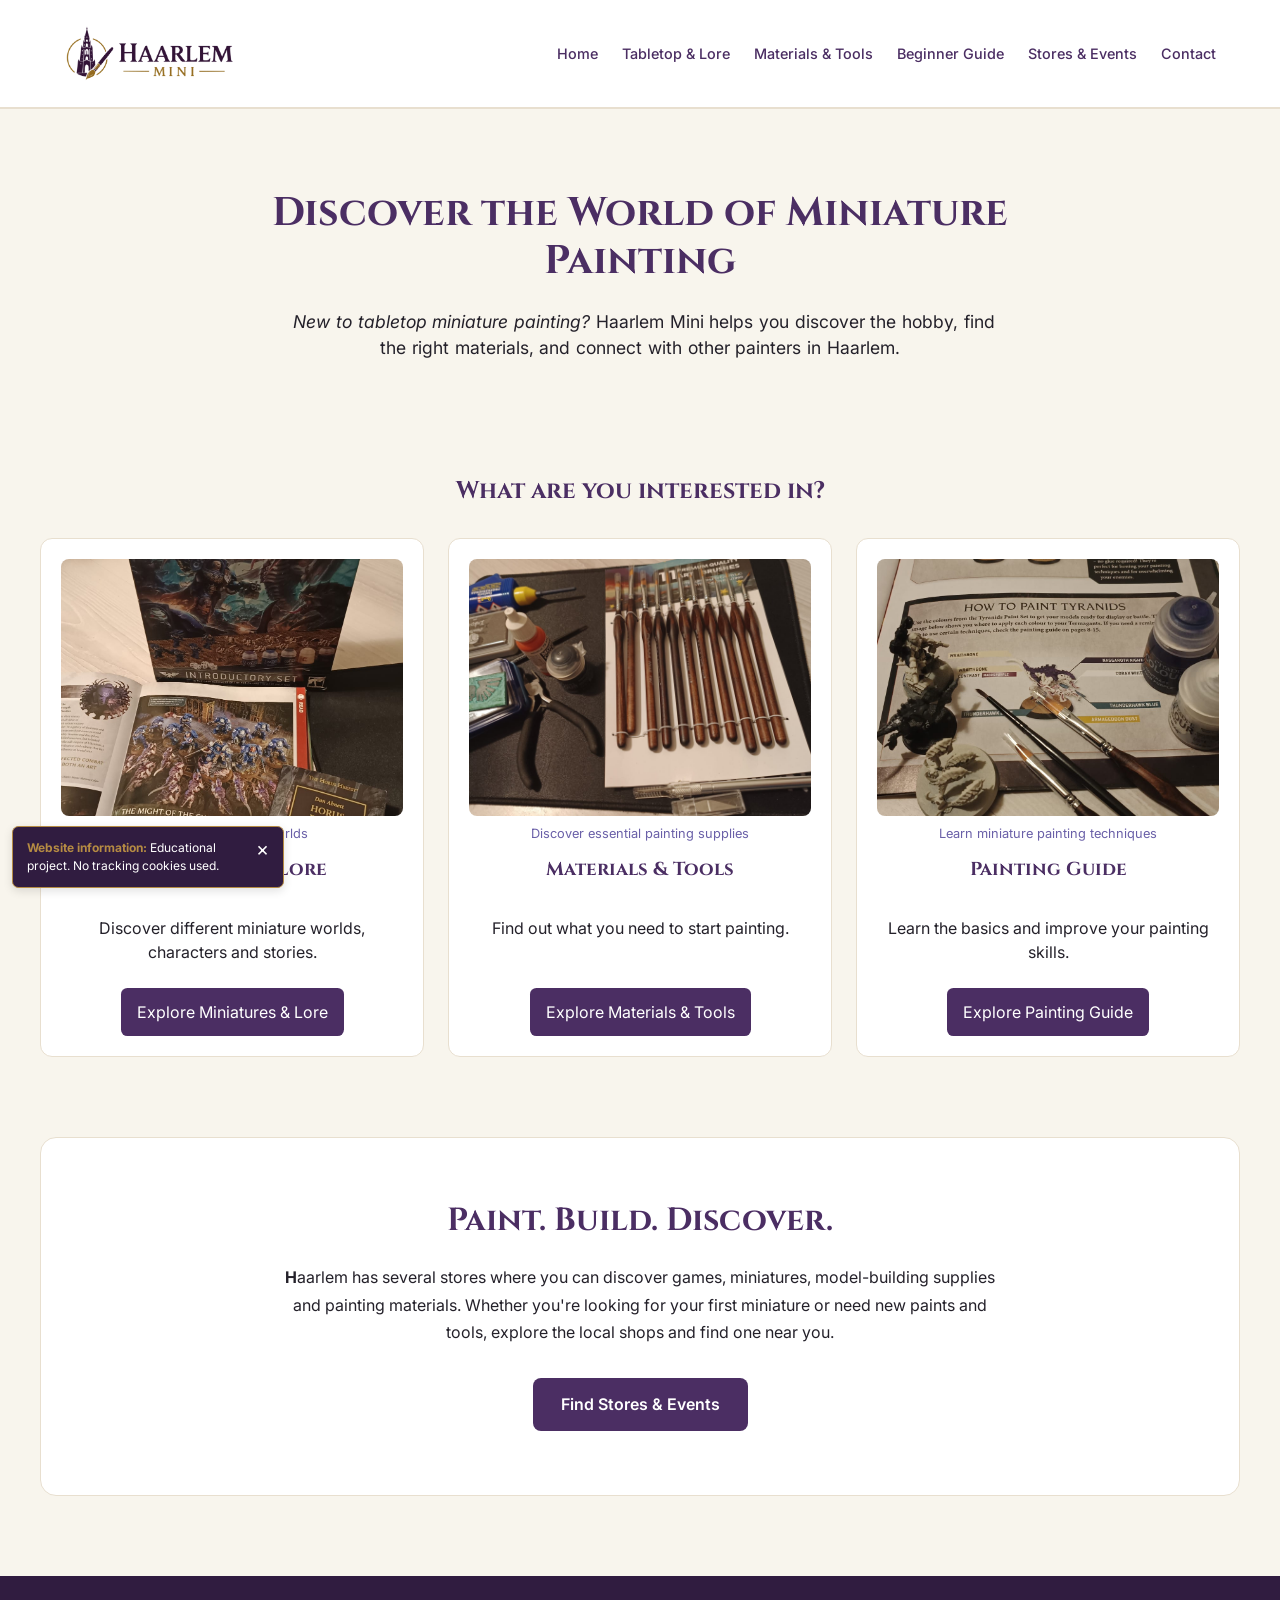
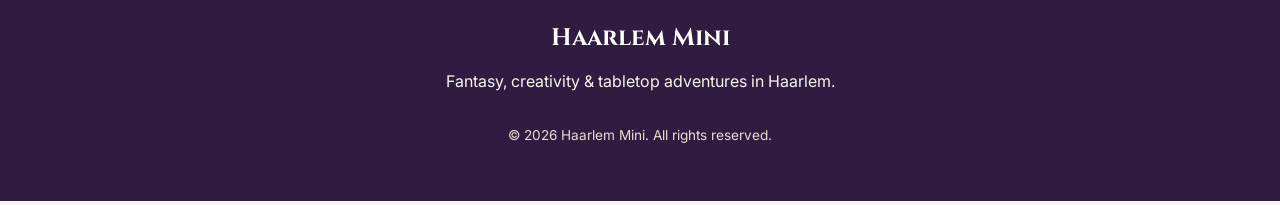
<file: index.html>
<!DOCTYPE html>
<html lang="en">
<head>
	<meta charset="UTF-8">
	<meta name="viewport" content="width=device-width, initial-scale=1.0">
	<meta name="author" content="Haarlem Mini">
	<meta name="description" content="Discover the world of tabletop miniature painting in Haarlem. Explore fantasy worlds, beginner-friendly painting guides, essential tools and local hobby stores.">
	<meta name="keywords" content="miniatures, tabletop, painting, Haarlem, beginners">

	<title>Home | Haarlem Mini</title>

	<link rel="stylesheet" type="text/css" href="css/style.css">
	<link rel="icon" type="image/png" href="img/haarlem-mini-favicon.png">
</head>
<body>

<header>
	<a href="index.html" class="logo" aria-label="Haarlem Mini homepage">
		<img
			src="img/haarlem-mini-logo.png"
			alt="Haarlem Mini"
			title="Haarlem Mini homepage"
			width="1244"
			height="382">
	</a>

	<nav aria-label="Main navigation">
		<ul>
			<li><a href="index.html" aria-current="page">Home</a></li>
			<li><a href="tabletop-lore.html">Tabletop &amp; Lore</a></li>
			<li><a href="materials-tools.html">Materials &amp; Tools</a></li>
			<li><a href="beginner-guide.html">Beginner Guide</a></li>
			<li><a href="stores-events.html">Stores &amp; Events</a></li>
			<li><a href="contact.html">Contact</a></li>
		</ul>
	</nav>
</header>


<main>
	<section class="introduction">
		<h1>Discover the World of Miniature Painting</h1>

		<p>
			<em>New to tabletop miniature painting?</em>
			Haarlem Mini helps you discover the hobby, find the right
			materials, and connect with other painters
			in Haarlem.
		</p>
	</section>
	
<section class="interests">
	<h2>What are you interested in?</h2>

	<section class="card-container">

		<article class="card">
			<figure>
				<img
    				src="img/miniatures-lore.jpeg"
					title="Miniatures and tabletop lore"
    				alt="Unpainted Tyranid miniatures, paintbrushes and Citadel paints arranged over a Warhammer painting guide"
    				width="1080"
    				height="1920"
					loading="lazy">
				<figcaption>
					Explore miniature worlds
				</figcaption>
			</figure>

			<h3>Miniatures &amp; Lore</h3>

			<p>
				Discover different miniature worlds,
				characters and stories.
			</p>

			<a href="tabletop-lore.html">
				Explore Miniatures &amp; Lore
			</a>
		</article>

		<article class="card">
			<figure>
				<img
				src="img/materials-tools.jpeg"
				title="Essential miniature painting materials and tools"
				alt="Miniature painting supplies including detail brushes, acrylic paints, hobby clippers and a modelling knife"
				width="1920"
				height="1080"
				loading="lazy">

				<figcaption>
					Discover essential painting supplies
				</figcaption>
			</figure>

			<h3>Materials &amp; Tools</h3>

			<p>
				Find out what you need to start painting.
			</p>

			<a href="materials-tools.html">
				Explore Materials &amp; Tools
			</a>
		</article>

		<article class="card">
			<figure>
				<img
    				src="img/painting-guide.jpeg"
					title="Beginner miniature painting guide"
					alt="Warhammer 40,000 introductory set displayed with miniature painting guides, a fantasy novel and gaming dice"
					width="1080"
					height="1920"
					loading="lazy">

				<figcaption>
					Learn miniature painting techniques
				</figcaption>
			</figure>

			<h3>Painting Guide</h3>

			<p>
				Learn the basics and improve your
				painting skills.
			</p>

			<a href="beginner-guide.html">
				Explore Painting Guide
			</a>
		</article>

	</section>
</section>

<section class="discover">
	<h2>Paint. Build. Discover.</h2>

	<p>
		Haarlem has several stores where you can
		discover games, miniatures, model-building
		supplies and painting materials. Whether
		you're looking for your first miniature or
		need new paints and tools, explore the local
		shops and find one near you.
	</p>

	<a href="stores-events.html" class="discover-button">
		Find Stores &amp; Events
	</a>
</section>

</main>

<footer>
	<h2>Haarlem Mini</h2>

	<p>
		Fantasy, creativity &amp; tabletop
		adventures in Haarlem.
	</p>

	<p class="copyright">
		&copy; 2026 Haarlem Mini.
		All rights reserved.
	</p>
</footer>

<input type="checkbox" id="dismiss-cookie" class="cookie-toggle">

<aside class="cookie-notice" aria-label="Website information">
	<p>
		<strong>Website information:</strong>
		Educational project. No tracking cookies used.
	</p>

	<label for="dismiss-cookie" class="cookie-close">
		<span aria-hidden="true">&times;</span>
		<span class="visually-hidden">Close notice</span>
	</label>
</aside>

</body>

</html>
</file>
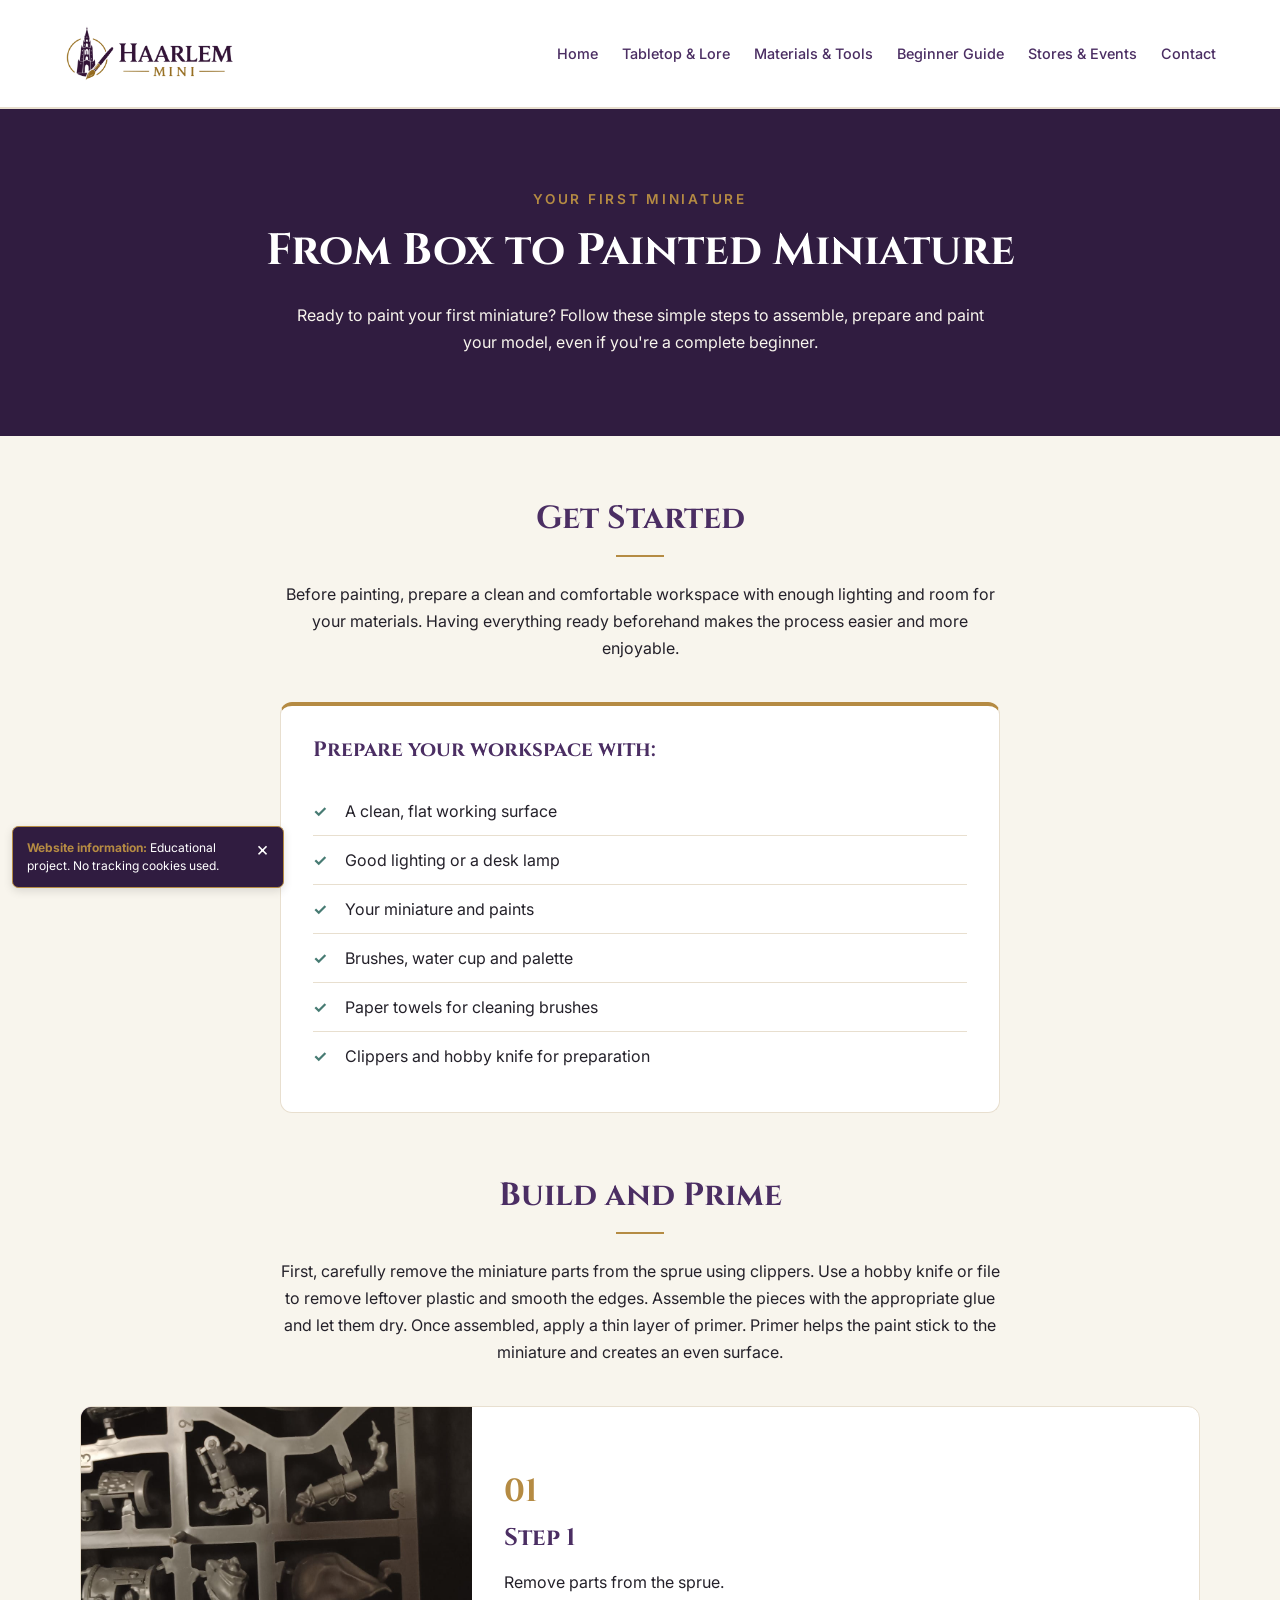
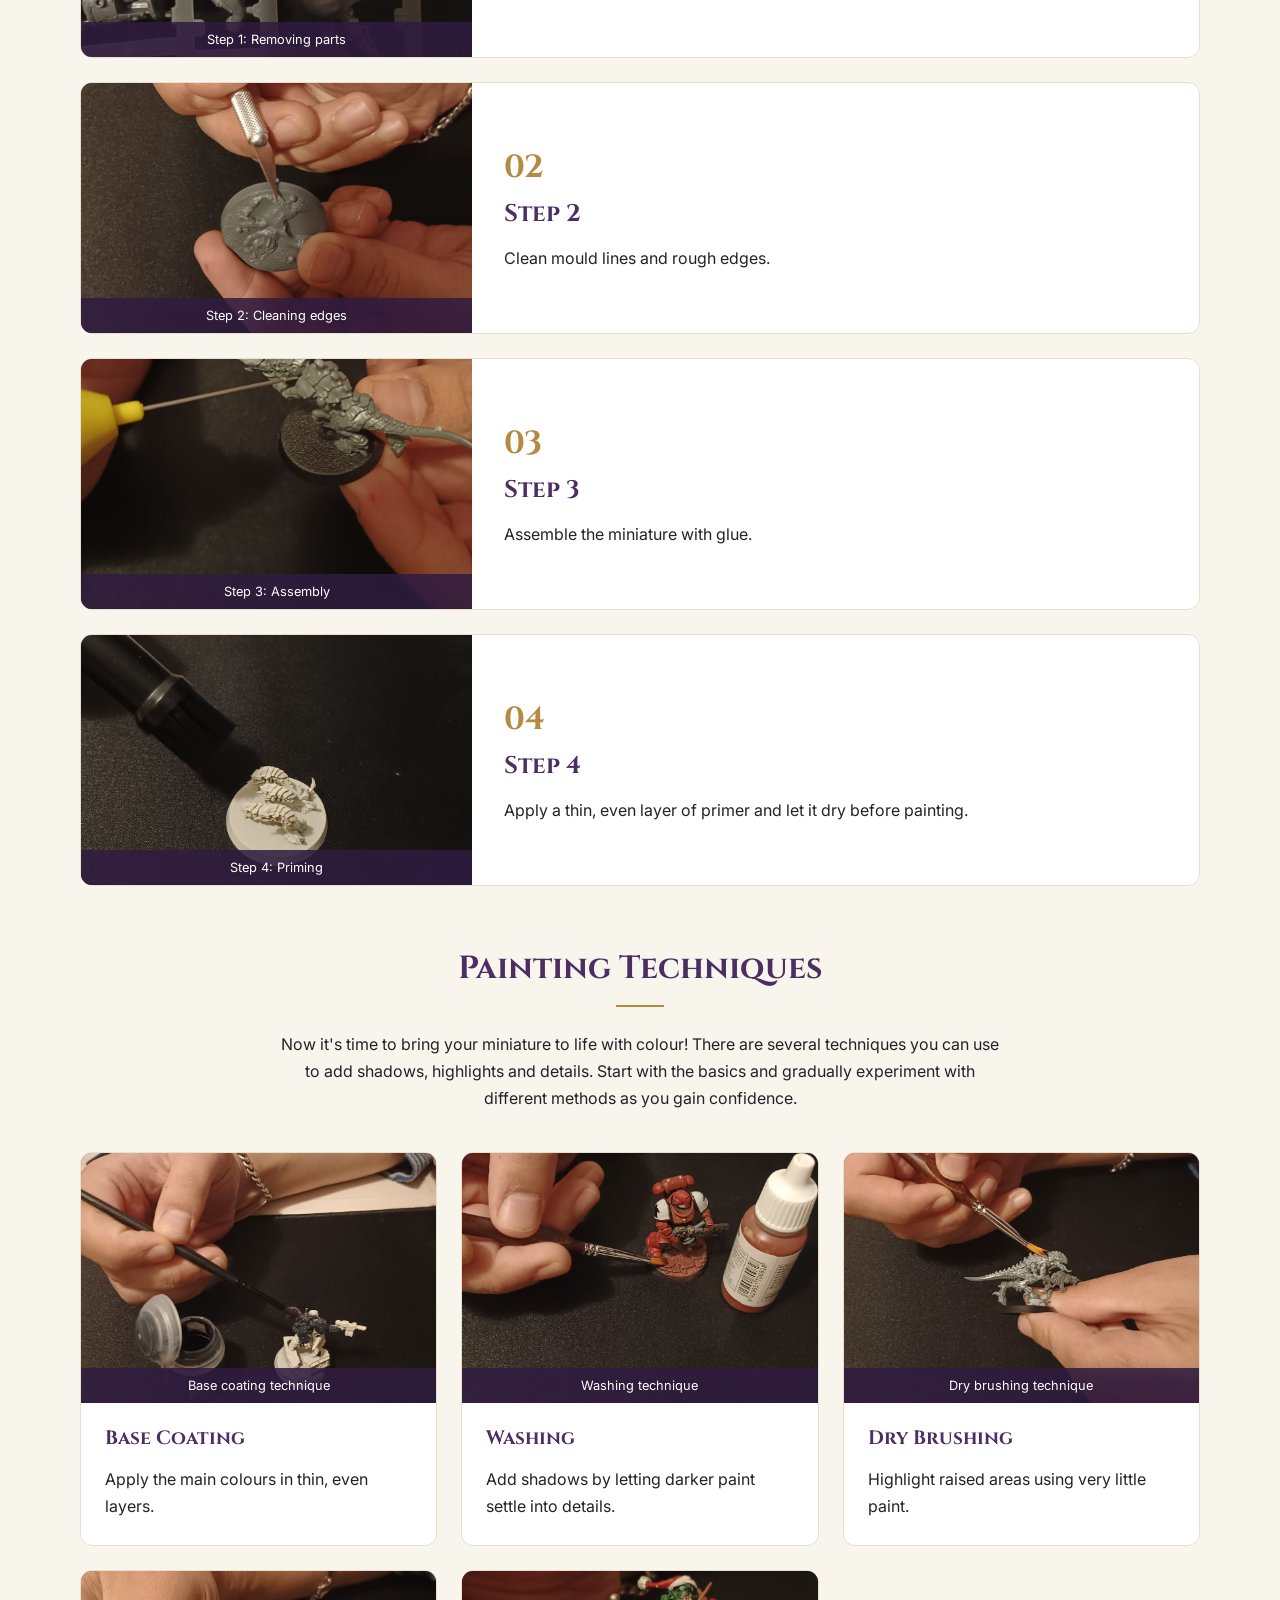
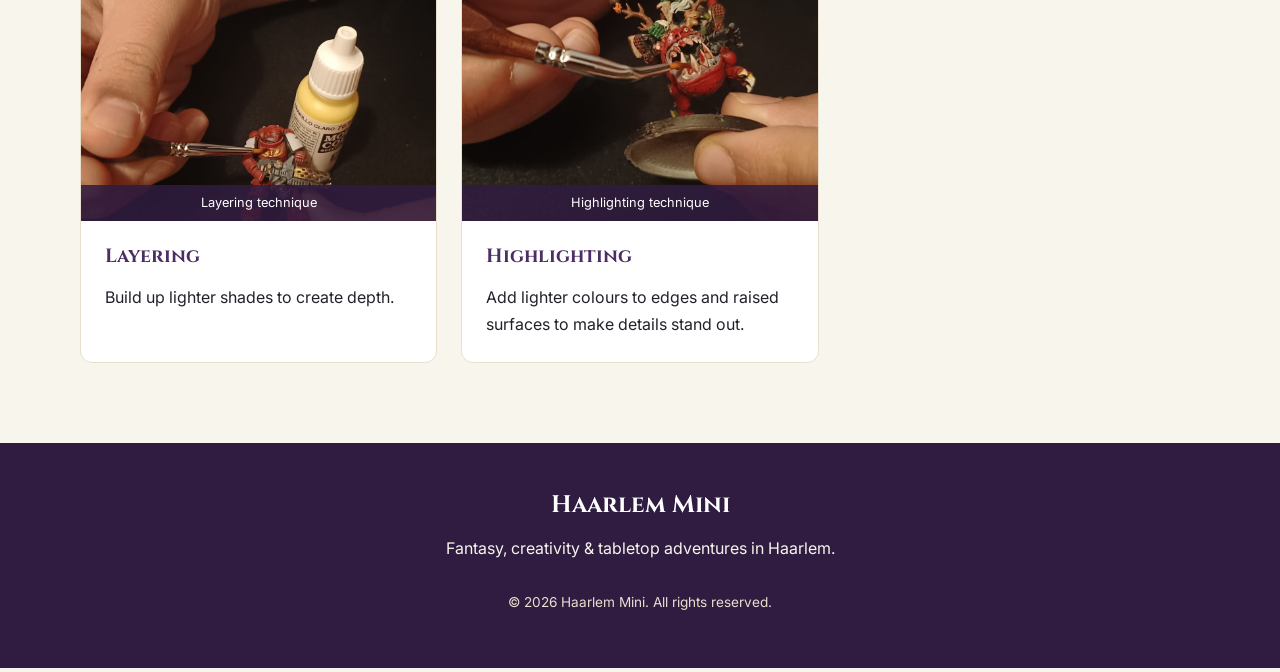
<file: beginner-guide.html>
<!DOCTYPE html>
<html lang="en">
<head>
	<meta charset="UTF-8">
	<meta name="viewport" content="width=device-width, initial-scale=1.0">
	<meta name="author" content="Haarlem Mini">
	<meta name="description" content="Learn how to build, prime and paint your first tabletop miniature with this beginner-friendly step-by-step guide.">
    <meta name="keywords" content="miniature painting, beginner guide, priming, washing, dry brushing">
	


	<title>Beginner Guide | Haarlem Mini</title>

	<link rel="stylesheet" type="text/css" href="css/style.css">
	<link rel="icon" type="image/png" href="img/haarlem-mini-favicon.png">
</head>

<body>
	
	<header>
		<a href="index.html" class="logo" aria-label="Haarlem Mini homepage">
			<img
				src="img/haarlem-mini-logo.png"
				alt="Haarlem Mini"
				title="Haarlem Mini homepage"
				width="1244"
				height="382">
		</a>

		<nav aria-label="Main navigation">
			<ul>
				<li><a href="index.html">Home</a></li>
				<li><a href="tabletop-lore.html">Tabletop &amp; Lore</a></li>
				<li><a href="materials-tools.html">Materials &amp; Tools</a></li>
				<li><a href="beginner-guide.html" aria-current="page">Beginner Guide</a></li>
				<li><a href="stores-events.html">Stores &amp; Events</a></li>
				<li><a href="contact.html">Contact</a></li>
			</ul>
		</nav>
	</header>

	<main class="guide-page">

		<!-- Page introduction -->
		<section class="guide-introduction">
			<p class="eyebrow">Your First Miniature</p>

			<h1>From Box to Painted Miniature</h1>

			<p>
				Ready to paint your first miniature?
				Follow these simple steps to assemble,
				prepare and paint your model, even if
				you're a complete beginner.
			</p>
		</section>

		<!-- Get Started -->
		<section class="guide-section">
			<h2>Get Started</h2>

			<p class="guide-description">
				Before painting, prepare a clean and comfortable
				workspace with enough lighting and room for your
				materials. Having everything ready beforehand
				makes the process easier and more enjoyable.
			</p>

			<article class="workspace-card">
				<h3>Prepare your workspace with:</h3>

				<ul class="workspace-list">
					<li>A clean, flat working surface</li>
					<li>Good lighting or a desk lamp</li>
					<li>Your miniature and paints</li>
					<li>Brushes, water cup and palette</li>
					<li>Paper towels for cleaning brushes</li>
					<li>Clippers and hobby knife for preparation</li>
				</ul>
			</article>
		</section>

		<!-- Build and Prime -->
		<section class="guide-section">
			<h2>Build and Prime</h2>

			<p class="guide-description">
				First, carefully remove the miniature parts
				from the sprue using clippers. Use a hobby
				knife or file to remove leftover plastic and
				smooth the edges. Assemble the pieces with
				the appropriate glue and let them dry.
				Once assembled, apply a thin layer of primer.
				Primer helps the paint stick to the miniature
				and creates an even surface.
			</p>

			<section class="guide-steps" aria-label="Miniature building and priming steps">

				<!-- Step 1 -->
				<article class="guide-step">
					<figure class="step-image">
						<img
							src="img/guide-step-1.jpeg"
							alt="Preparing to remove miniature parts from a plastic sprue"
							title="Step 1: Removing miniature parts"
							width="810"
							height="1440"
							loading="lazy">

						<figcaption>Step 1: Removing parts</figcaption>
					</figure>

					<section class="step-content">
						<span class="step-number">01</span>
						<h3>Step 1</h3>
						<p>Remove parts from the sprue.</p>
					</section>
				</article>

				<!-- Step 2 -->
				<article class="guide-step">
					<figure class="step-image">
						<img
							src="img/guide-step-2.jpeg"
							alt="Removing mould lines from a miniature base with a hobby knife"
							title="Step 2: Cleaning mould lines and edges"
							width="810"
							height="1440"
							loading="lazy">

						<figcaption>Step 2: Cleaning edges</figcaption>
					</figure>

					<section class="step-content">
						<span class="step-number">02</span>
						<h3>Step 2</h3>
						<p>Clean mould lines and rough edges.</p>
					</section>
				</article>

				<!-- Step 3 -->
				<article class="guide-step">
					<figure class="step-image">
						<img
							src="img/guide-step-3.jpeg"
							alt="Applying glue to assemble a grey plastic tabletop miniature"
							title="Step 3: Assembling a miniature"
							width="810"
							height="1440"
							loading="lazy">

						<figcaption>Step 3: Assembly</figcaption>
					</figure>

					<section class="step-content">
						<span class="step-number">03</span>
						<h3>Step 3</h3>
						<p>Assemble the miniature with glue.</p>
					</section>
				</article>

				<!-- Step 4 -->
				<article class="guide-step">
					<figure class="step-image">
						<img
							src="img/guide-step-4.jpeg"
							alt="Applying a light-coloured primer to a miniature"
							title="Step 4: Priming the miniature"
							width="810"
							height="1440"
							loading="lazy">

						<figcaption>Step 4: Priming</figcaption>
					</figure>

					<section class="step-content">
						<span class="step-number">04</span>
						<h3>Step 4</h3>
						<p>
							Apply a thin, even layer of primer
							and let it dry before painting.
						</p>
					</section>
				</article>
			</section>
		</section>

		<!-- Painting Techniques -->
		<section class="guide-section">
			<h2>Painting Techniques</h2>

			<p class="guide-description">
				Now it's time to bring your miniature to life
				with colour! There are several techniques you
				can use to add shadows, highlights and details.
				Start with the basics and gradually experiment
				with different methods as you gain confidence.
			</p>

			<section class="techniques-grid" aria-label="Beginner miniature painting techniques">

				<!-- Base Coating -->
				<article class="technique-card">
					<figure>
						<img
							src="img/base-coating.jpeg"
							alt="Painting the first dark base coat onto a tabletop miniature"
							title="Base coating a miniature"
							width="810"
							height="1440"
							loading="lazy">

						<figcaption>Base coating technique</figcaption>
					</figure>

					<section class="technique-content">
						<h3>Base Coating</h3>
						<p>
							Apply the main colours in thin,
							even layers.
						</p>
					</section>
				</article>

				<!-- Washing -->
				<article class="technique-card">
					<figure>
						<img
							src="img/washing.jpeg"
							alt="Applying a brown wash to the textured base of a painted miniature"
							title="Washing technique for miniature painting"
							width="810"
							height="1440"
							loading="lazy">

						<figcaption>Washing technique</figcaption>
					</figure>

					<section class="technique-content">
						<h3>Washing</h3>
						<p>
							Add shadows by letting darker
							paint settle into details.
						</p>
					</section>
				</article>

				<!-- Dry Brushing -->
				<article class="technique-card">
					<figure>
						<img
							src="img/dry-brushing.jpeg"
							alt="Using a brush to highlight the raised details of a grey miniature"
							title="Dry brushing raised miniature details"
							width="810"
							height="1440"
							loading="lazy">

						<figcaption>Dry brushing technique</figcaption>
					</figure>

					<section class="technique-content">
						<h3>Dry Brushing</h3>
						<p>
							Highlight raised areas using
							very little paint.
						</p>
					</section>
				</article>

				<!-- Layering -->
				<article class="technique-card">
					<figure>
						<img
							src="img/layering.jpeg"
							alt="Applying lighter paint layers to the armour of a red Space Marine miniature"
							title="Layering colours on miniature armour"
							width="810"
							height="1440"
							loading="lazy">

						<figcaption>Layering technique</figcaption>
					</figure>

					<section class="technique-content">
						<h3>Layering</h3>
						<p>
							Build up lighter shades
							to create depth.
						</p>
					</section>
				</article>

				<!-- Highlighting -->
				<article class="technique-card">
					<figure>
						<img
							src="img/highlighting.jpeg"
							alt="Painting fine details on a colourful fantasy miniature with a detail brush"
							title="Highlighting miniature edges and details"
							width="810"
							height="1440"
							loading="lazy">

						<figcaption>Highlighting technique</figcaption>
					</figure>

					<section class="technique-content">
						<h3>Highlighting</h3>
						<p>
							Add lighter colours to edges
							and raised surfaces to make
							details stand out.
						</p>
					</section>
				</article>
			</section>
		</section>
	</main>

	<!-- Footer -->
	<footer>
		<h2>Haarlem Mini</h2>

		<p>
			Fantasy, creativity &amp; tabletop
			adventures in Haarlem.
		</p>

		<p class="copyright">
			&copy; 2026 Haarlem Mini.
			All rights reserved.
		</p>
	</footer>
    
    <input type="checkbox" id="dismiss-cookie" class="cookie-toggle">

<aside class="cookie-notice" aria-label="Website information">
	<p>
		<strong>Website information:</strong>
		Educational project. No tracking cookies used.
	</p>

	<label for="dismiss-cookie" class="cookie-close">
		<span aria-hidden="true">&times;</span>
		<span class="visually-hidden">Close notice</span>
	</label>
</aside>

</body>
</html>
</file>
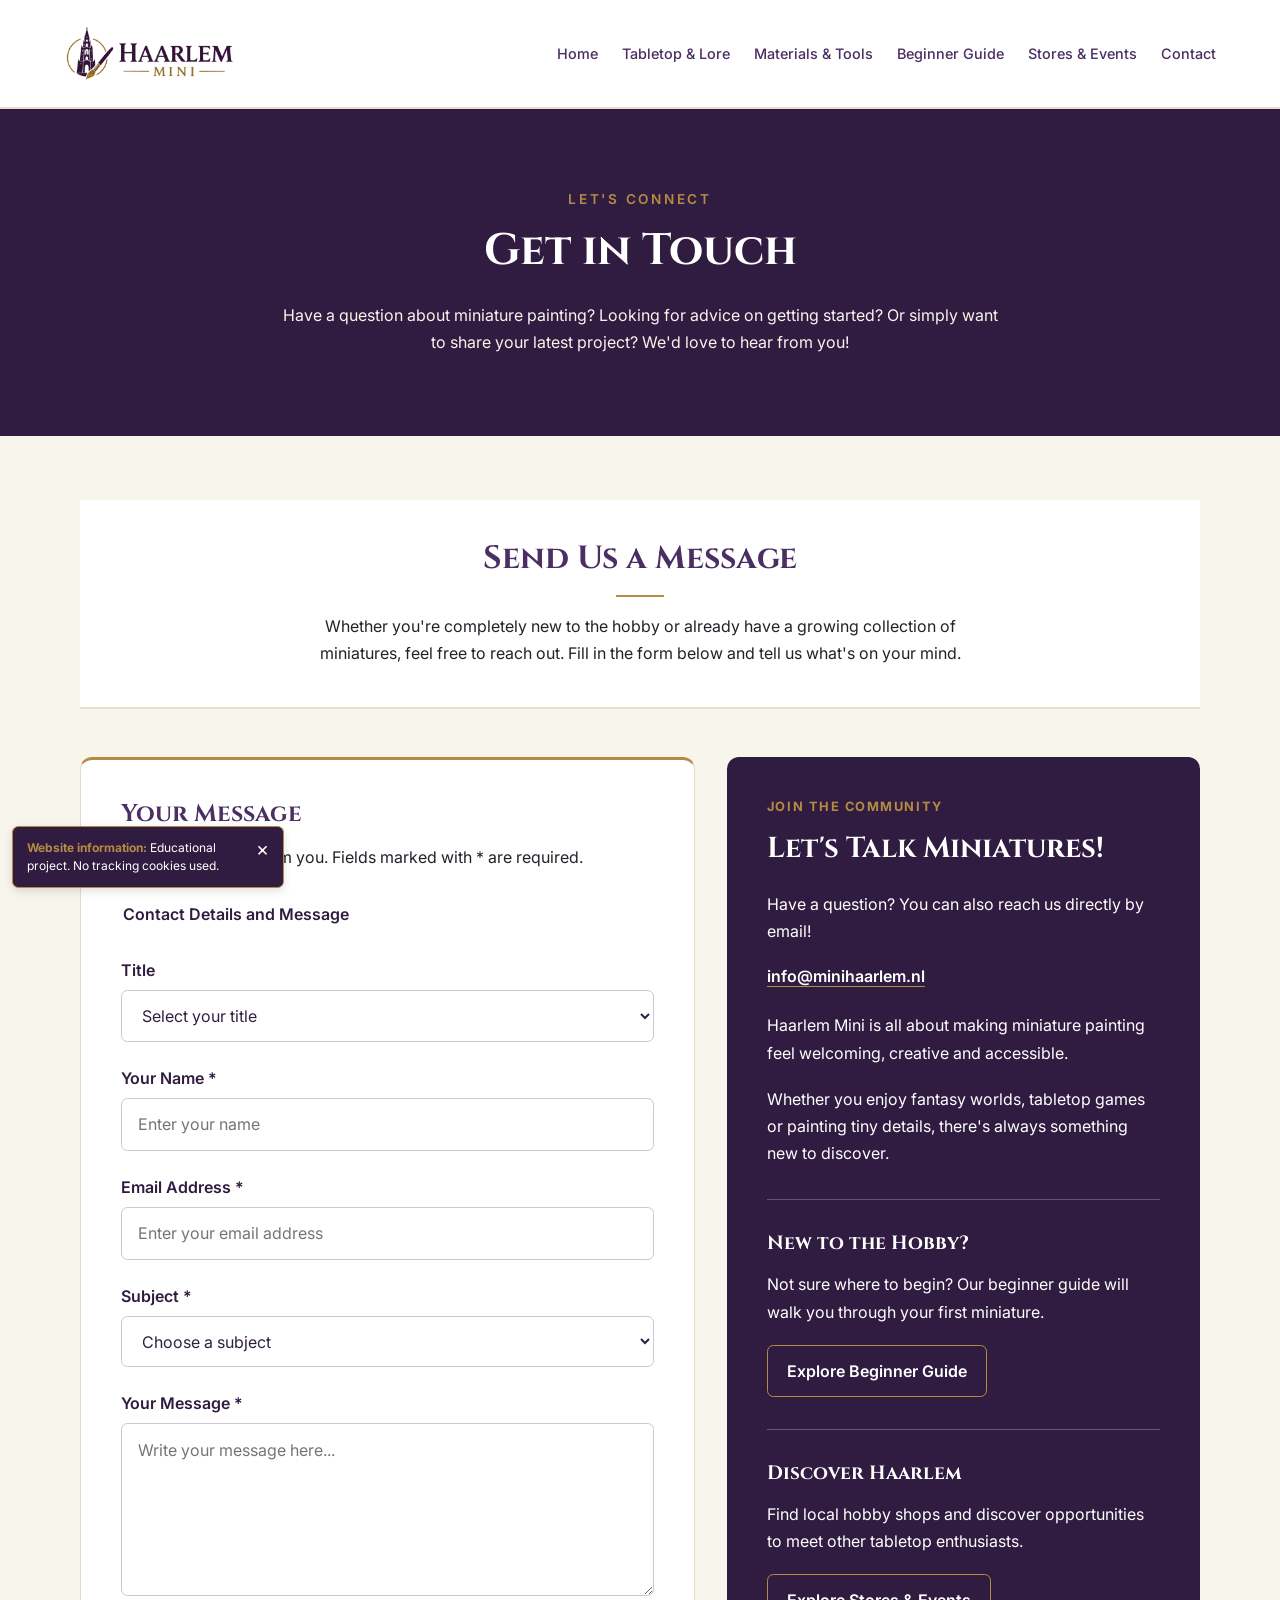
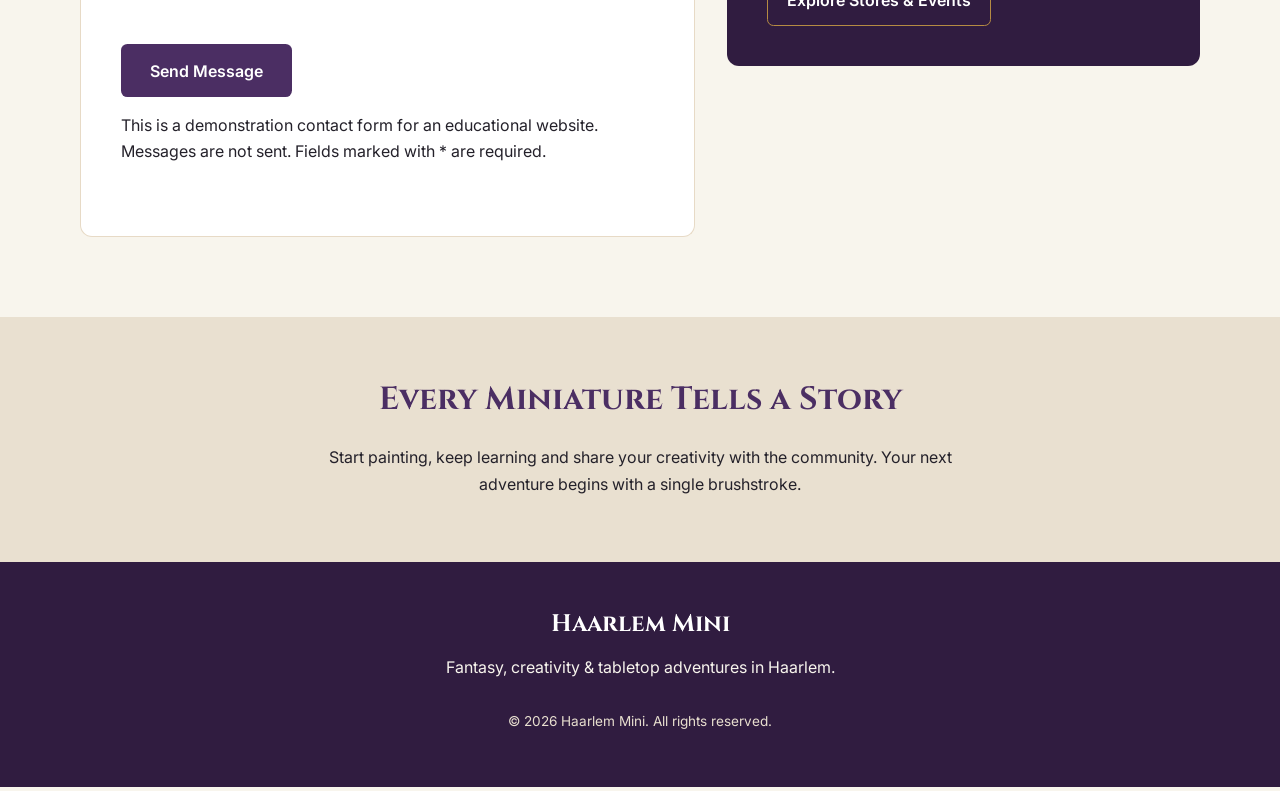
<file: contact.html>
<!DOCTYPE html>
<html lang="en">
<head>
	<meta charset="UTF-8">
	<meta name="viewport" content="width=device-width, initial-scale=1.0">
	<meta name="author" content="Haarlem Mini">
	<meta name="description" content="Get in touch with Haarlem Mini. Ask questions, share your miniature painting projects and connect with the Haarlem tabletop community.">
	<meta name="keywords" content="Haarlem, miniatures, contact, tabletop, painting">

	<title>Contact | Haarlem Mini</title>

	<link rel="stylesheet" type="text/css" href="css/style.css">
	<link rel="icon" type="image/png" href="img/haarlem-mini-favicon.png">
</head>

<body>
	<!-- Header and navigation -->
	<header>
		<a href="index.html" class="logo" aria-label="Haarlem Mini homepage">
			<img
				src="img/haarlem-mini-logo.png"
				alt="Haarlem Mini"
				title="Haarlem Mini homepage"
				width="1244"
				height="382">
		</a>

		<nav aria-label="Main navigation">
			<ul>
				<li><a href="index.html">Home</a></li>
				<li><a href="tabletop-lore.html">Tabletop &amp; Lore</a></li>
				<li><a href="materials-tools.html">Materials &amp; Tools</a></li>
				<li><a href="beginner-guide.html">Beginner Guide</a></li>
				<li><a href="stores-events.html">Stores &amp; Events</a></li>
				<li><a href="contact.html" aria-current="page">Contact</a></li>
			</ul>
		</nav>
	</header>

	<main class="contact-page">

	
		<section class="contact-introduction">
			<p class="eyebrow">Let's Connect</p>

			<h1>Get in Touch</h1>

			<p>
				Have a question about miniature painting?
				Looking for advice on getting started?
				Or simply want to share your latest project?
				We'd love to hear from you!
			</p>
		</section>


		<section class="contact-section">

			<section  class="contact-heading">
				<h2>Send Us a Message</h2>

				<p>
					Whether you're completely new to the hobby
					or already have a growing collection of
					miniatures, feel free to reach out.
					Fill in the form below and tell us
					what's on your mind.
				</p>
			</section >

			<section class="contact-container" aria-label="Contact form and community information">

				<form class="contact-form" id="contact-form" action="#" method="get">
					<h3>Your Message</h3>

					<p class="form-intro">
						We'd love to hear from you.
						Fields marked with * are required.
					</p>

					<fieldset>
						<legend>Contact Details and Message</legend>

						<p class="form-group">
							<label for="contact-title">
								Title
							</label>

							<select id="contact-title" name="title">
								<option value="">Select your title</option>
								<option value="Mr">Mr</option>
								<option value="Ms">Ms</option>
							</select>
						</p>

						<p class="form-group">
							<label for="contact-name">
								Your Name *
							</label>

							<input
								type="text"
								id="contact-name"
								name="name"
								placeholder="Enter your name"
								autocomplete="name"
								required>
						</p>

						<p class="form-group">
							<label for="contact-email">
								Email Address *
							</label>

							<input
								type="email"
								id="contact-email"
								name="email"
								placeholder="Enter your email address"
								autocomplete="email"
								required>
						</p>

						<p class="form-group">
							<label for="contact-subject">
								Subject *
							</label>

							<select
								id="contact-subject"
								name="subject"
								required>

								<option value="" disabled selected>
									Choose a subject
								</option>

								<option value="beginner">
									Beginner Questions
								</option>

								<option value="materials">
									Materials &amp; Tools
								</option>

								<option value="painting">
									Painting Techniques
								</option>

								<option value="events">
									Stores &amp; Events
								</option>

								<option value="other">
									Something Else
								</option>
							</select>
						</p>

						<p class="form-group">
							<label for="contact-message">
								Your Message *
							</label>

							<textarea
								id="contact-message"
								name="message"
								rows="6"
								placeholder="Write your message here..."
								required></textarea>
						</p>
					</fieldset>

					<input
						type="submit"
						class="contact-submit"
						value="Send Message">

                    <p class="form-intro">
                        This is a demonstration contact form for an
                        educational website. Messages are not sent.
                        Fields marked with * are required.</p>
				</form>

	
				<aside class="contact-info">

					<span class="contact-label">
						Join the Community
					</span>

					<h3>Let's Talk Miniatures!</h3>

					<p>
						Have a question? You can also reach us
						directly by email!
					</p>

					<address>
						<a href="mailto:info@minihaarlem.nl">
							info@minihaarlem.nl
						</a>
					</address>

					<p>
						Haarlem Mini is all about making
						miniature painting feel welcoming,
						creative and accessible.
					</p>

					<p>
						Whether you enjoy fantasy worlds,
						tabletop games or painting tiny
						details, there's always something
						new to discover.
					</p>

					<span class="contact-info-divider" aria-hidden="true"></span>

					<h4>New to the Hobby?</h4>

					<p>
						Not sure where to begin?
						Our beginner guide will walk
						you through your first miniature.
					</p>

					<a href="beginner-guide.html"
					   class="contact-info-button">
						Explore Beginner Guide
					</a>

					<span class="contact-info-divider" aria-hidden="true"></span>

					<h4>Discover Haarlem</h4>

					<p>
						Find local hobby shops and discover
						opportunities to meet other
						tabletop enthusiasts.
					</p>

					<a href="stores-events.html"
					   class="contact-info-button">
						Explore Stores &amp; Events
					</a>
				</aside>

			</section>
		</section>

		
		<section class="contact-closing">
			<h2>Every Miniature Tells a Story</h2>

			<p>
				Start painting, keep learning and share
				your creativity with the community.
				Your next adventure begins with
				a single brushstroke.
			</p>
		</section>
	</main>


	<footer>
		<h2>Haarlem Mini</h2>

		<p>
			Fantasy, creativity &amp; tabletop
			adventures in Haarlem.
		</p>

		<p class="copyright">
			&copy; 2026 Haarlem Mini.
			All rights reserved.
		</p>
	</footer>

    <input type="checkbox" id="dismiss-cookie" class="cookie-toggle">

<aside class="cookie-notice" aria-label="Website information">
	<p>
		<strong>Website information:</strong>
		Educational project. No tracking cookies used.
	</p>

	<label for="dismiss-cookie" class="cookie-close">
		<span aria-hidden="true">&times;</span>
		<span class="visually-hidden">Close notice</span>
	</label>
</aside>

</body>
</html>
</file>
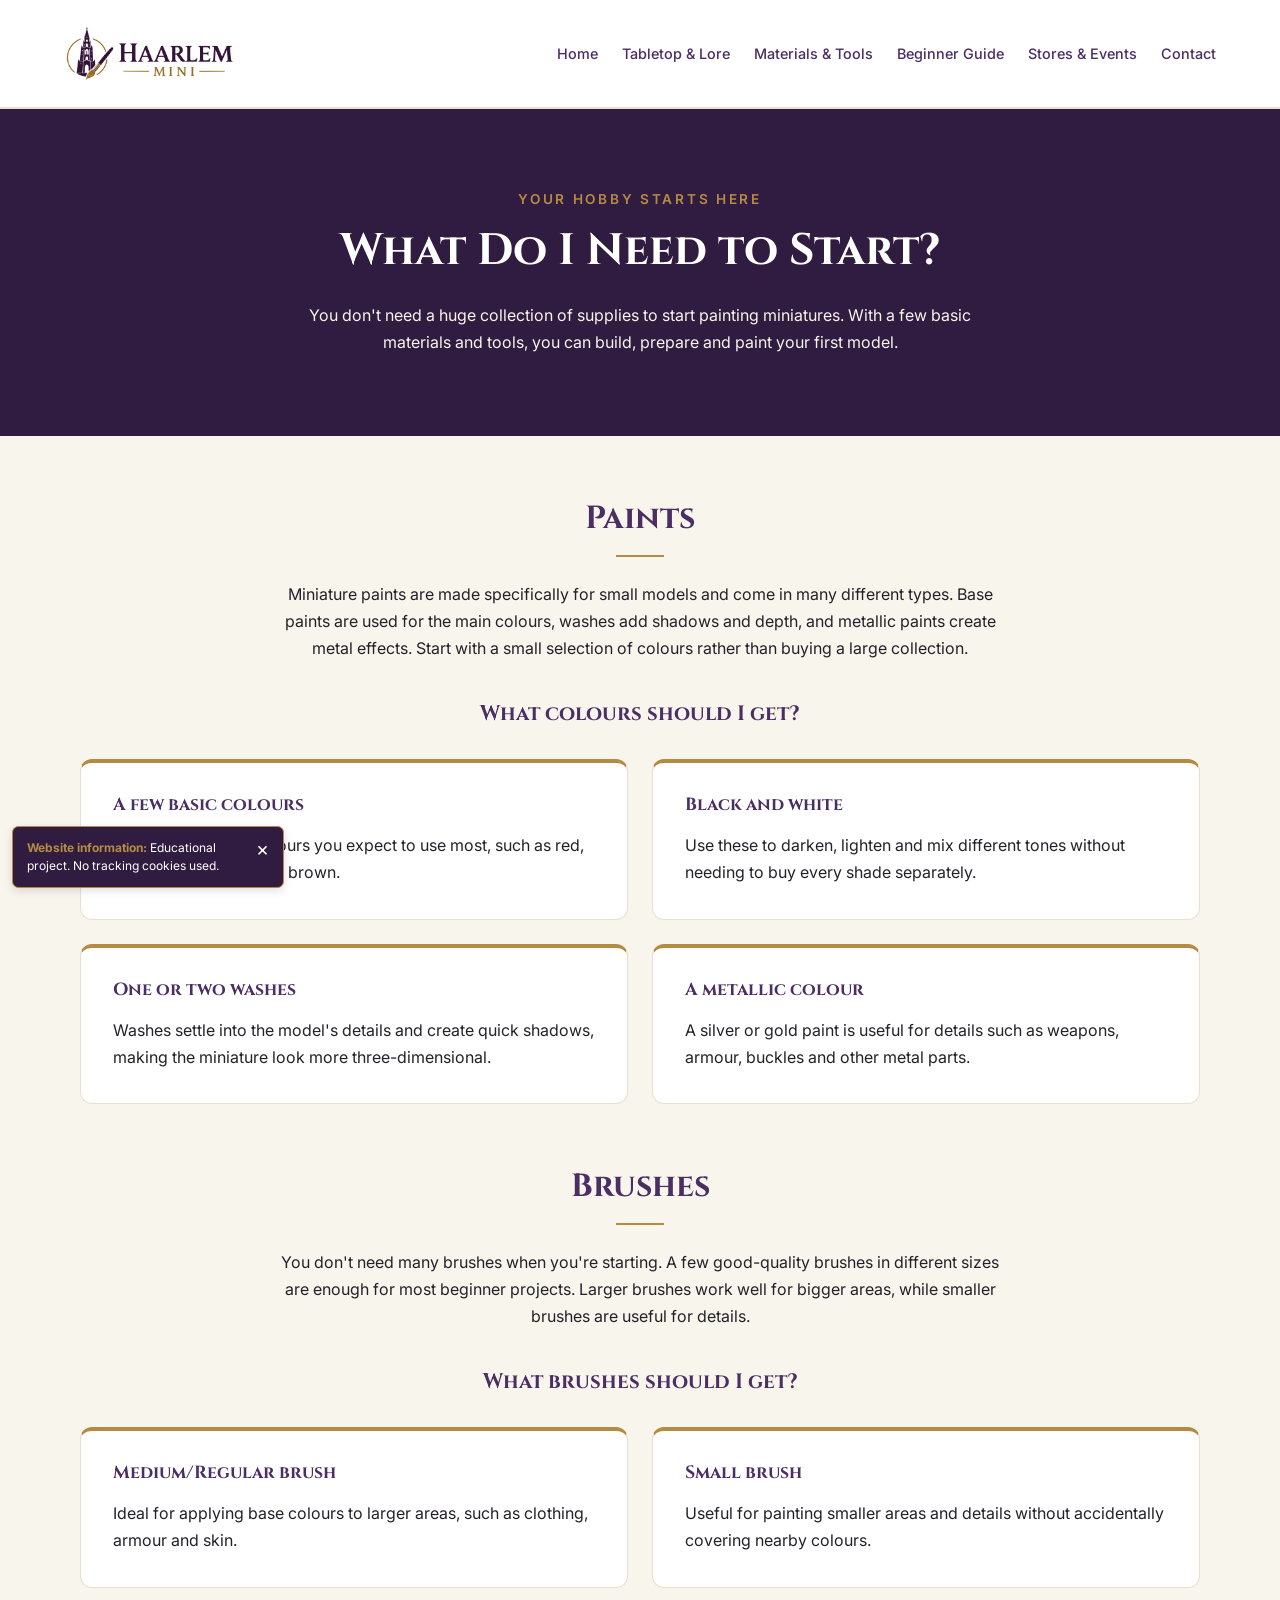
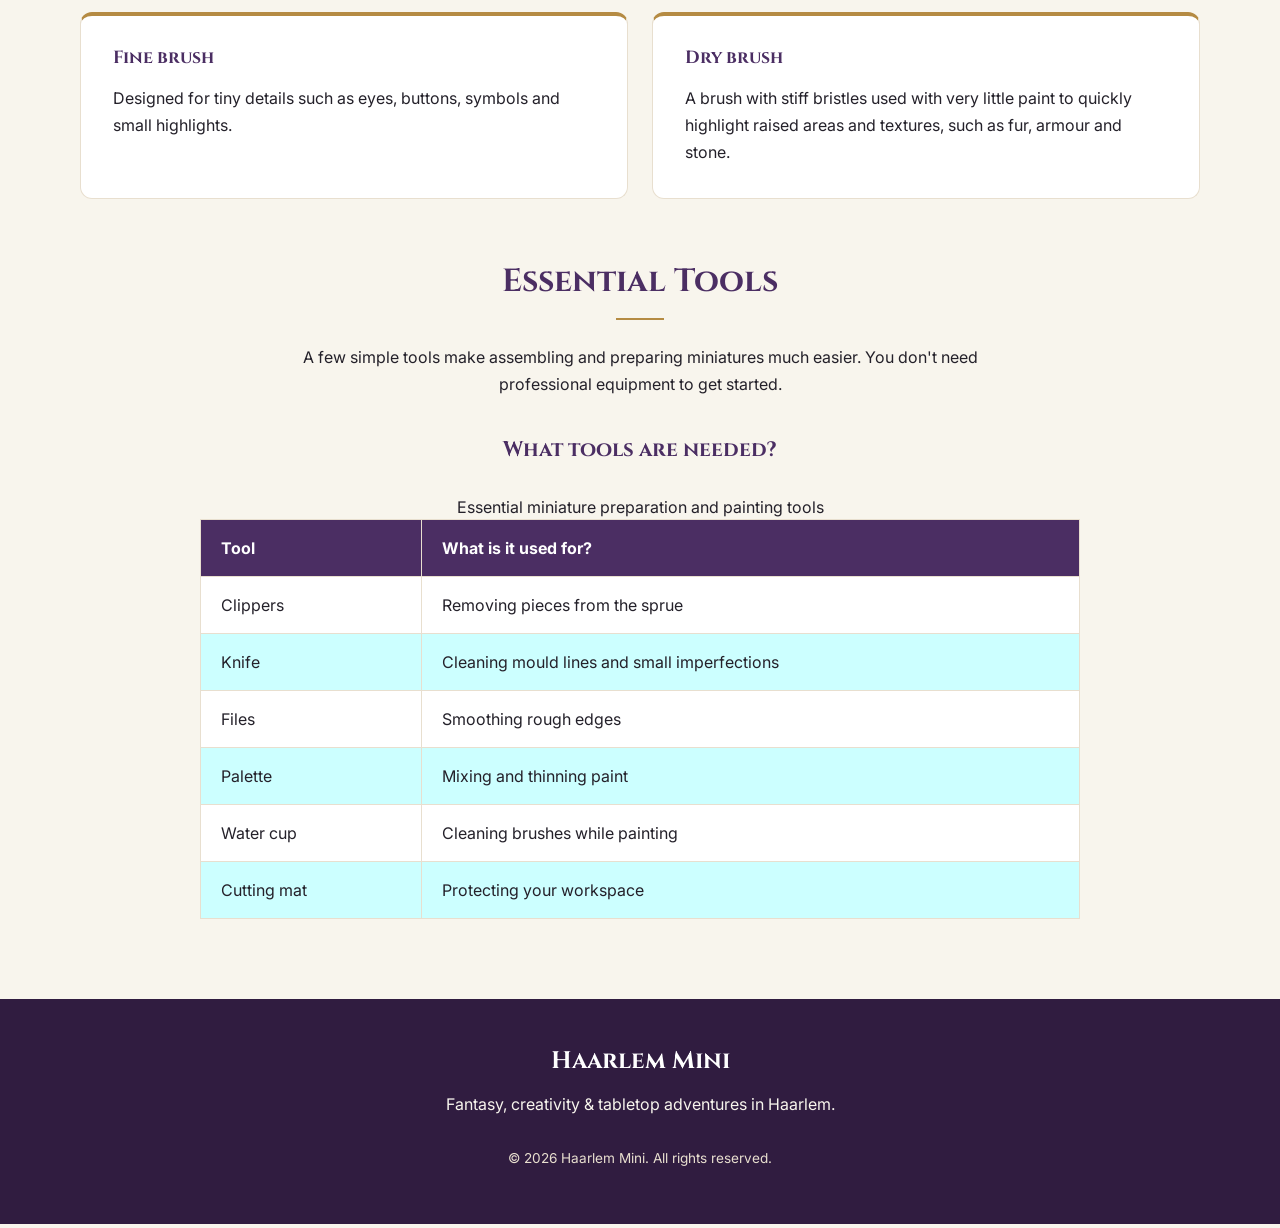
<file: materials-tools.html>
<!DOCTYPE html>
<html lang="en">
<head>
	<meta charset="UTF-8">
	<meta name="viewport" content="width=device-width, initial-scale=1.0">
	<meta name="author" content="Haarlem Mini">
	<meta name="description" content="Learn which miniature painting supplies you need to get started. Explore beginner paints, essential brushes and useful tools for building and painting models.">
	<meta name="keywords" content="miniatures, paints, brushes, tools, beginners">

	<title>Materials &amp; Tools | Haarlem Mini</title>

	<link rel="stylesheet" type="text/css" href="css/style.css">
	<link rel="icon" type="image/png" href="img/haarlem-mini-favicon.png">
</head>

<body>
	
	<header>
		<a href="index.html" class="logo" aria-label="Haarlem Mini homepage">
			<img
				src="img/haarlem-mini-logo.png"
				alt="Haarlem Mini"
				title="Haarlem Mini homepage"
				width="1244"
				height="382">
		</a>

		<nav aria-label="Main navigation">
			<ul>
				<li><a href="index.html">Home</a></li>
				<li><a href="tabletop-lore.html">Tabletop &amp; Lore</a></li>
				<li><a href="materials-tools.html" aria-current="page">Materials &amp; Tools</a></li>
				<li><a href="beginner-guide.html">Beginner Guide</a></li>
				<li><a href="stores-events.html">Stores &amp; Events</a></li>
				<li><a href="contact.html">Contact</a></li>
			</ul>
		</nav>
	</header>

	
	<main class="materials-page">

		<section class="materials-introduction">
			<p class="eyebrow">Your Hobby Starts Here</p>

			<h1>What Do I Need to Start?</h1>

			<p>
				You don't need a huge collection of supplies
				to start painting miniatures. With a few basic
				materials and tools, you can build, prepare
				and paint your first model.
			</p>
		</section>


		<section class="materials-content paints-section">
			<h2>Paints</h2>

			<p class="section-description">
				Miniature paints are made specifically for small
				models and come in many different types. Base
				paints are used for the main colours, washes
				add shadows and depth, and metallic paints
				create metal effects. Start with a small
				selection of colours rather than buying
				a large collection.
			</p>

			<h3>What colours should I get?</h3>

			<section class="materials-grid" aria-label="Recommended beginner paints">
				<article class="material-card">
					<h4>A few basic colours</h4>
					<p>
						Start with the main colours you expect
						to use most, such as red, blue, yellow,
						green and brown.
					</p>
				</article>

				<article class="material-card">
					<h4>Black and white</h4>
					<p>
						Use these to darken, lighten and mix
						different tones without needing to
						buy every shade separately.
					</p>
				</article>

				<article class="material-card">
					<h4>One or two washes</h4>
					<p>
						Washes settle into the model's details
						and create quick shadows, making the
						miniature look more three-dimensional.
					</p>
				</article>

				<article class="material-card">
					<h4>A metallic colour</h4>
					<p>
						A silver or gold paint is useful for
						details such as weapons, armour,
						buckles and other metal parts.
					</p>
				</article>
			</section>
		</section>

		<section class="materials-content brushes-section">
			<h2>Brushes</h2>

			<p class="section-description">
				You don't need many brushes when you're
				starting. A few good-quality brushes in
				different sizes are enough for most beginner
				projects. Larger brushes work well for bigger
				areas, while smaller brushes are useful
				for details.
			</p>

			<h3>What brushes should I get?</h3>

			<section class="materials-grid" aria-label="Recommended beginner brushes">
				<article class="material-card">
					<h4>Medium/Regular brush</h4>
					<p>
						Ideal for applying base colours to
						larger areas, such as clothing,
						armour and skin.
					</p>
				</article>

				<article class="material-card">
					<h4>Small brush</h4>
					<p>
						Useful for painting smaller areas
						and details without accidentally
						covering nearby colours.
					</p>
				</article>

				<article class="material-card">
					<h4>Fine brush</h4>
					<p>
						Designed for tiny details such as
						eyes, buttons, symbols and
						small highlights.
					</p>
				</article>

				<article class="material-card">
					<h4>Dry brush</h4>
					<p>
						A brush with stiff bristles used
						with very little paint to quickly
						highlight raised areas and textures,
						such as fur, armour and stone.
					</p>
				</article>
			</section>
		</section>


		<section class="materials-content tools-section">
			<h2>Essential Tools</h2>

			<p class="section-description">
				A few simple tools make assembling and
				preparing miniatures much easier. You don't
				need professional equipment to get started.
			</p>

			<h3>What tools are needed?</h3>

			<table class="tools-table">
				<caption>Essential miniature preparation and painting tools</caption>

				<thead>
					<tr>
						<th scope="col">Tool</th>
						<th scope="col">What is it used for?</th>
					</tr>
				</thead>

				<tbody>
					<tr>
						<td>Clippers</td>
						<td>Removing pieces from the sprue</td>
					</tr>
					<tr>
						<td>Knife</td>
						<td>Cleaning mould lines and small imperfections</td>
					</tr>
					<tr>
						<td>Files</td>
						<td>Smoothing rough edges</td>
					</tr>
					<tr>
						<td>Palette</td>
						<td>Mixing and thinning paint</td>
					</tr>
					<tr>
						<td>Water cup</td>
						<td>Cleaning brushes while painting</td>
					</tr>
					<tr>
						<td>Cutting mat</td>
						<td>Protecting your workspace</td>
					</tr>
				</tbody>
			</table>
		</section>
	</main>


	<footer>
		<h2>Haarlem Mini</h2>

		<p>
			Fantasy, creativity &amp; tabletop
			adventures in Haarlem.
		</p>

		<p class="copyright">
			&copy; 2026 Haarlem Mini.
			All rights reserved.
		</p>
	</footer>

	<input type="checkbox" id="dismiss-cookie" class="cookie-toggle">

<aside class="cookie-notice" aria-label="Website information">
	<p>
		<strong>Website information:</strong>
		Educational project. No tracking cookies used.
	</p>

	<label for="dismiss-cookie" class="cookie-close">
		<span aria-hidden="true">&times;</span>
		<span class="visually-hidden">Close notice</span>
	</label>
</aside>
</body>
</html>
</file>
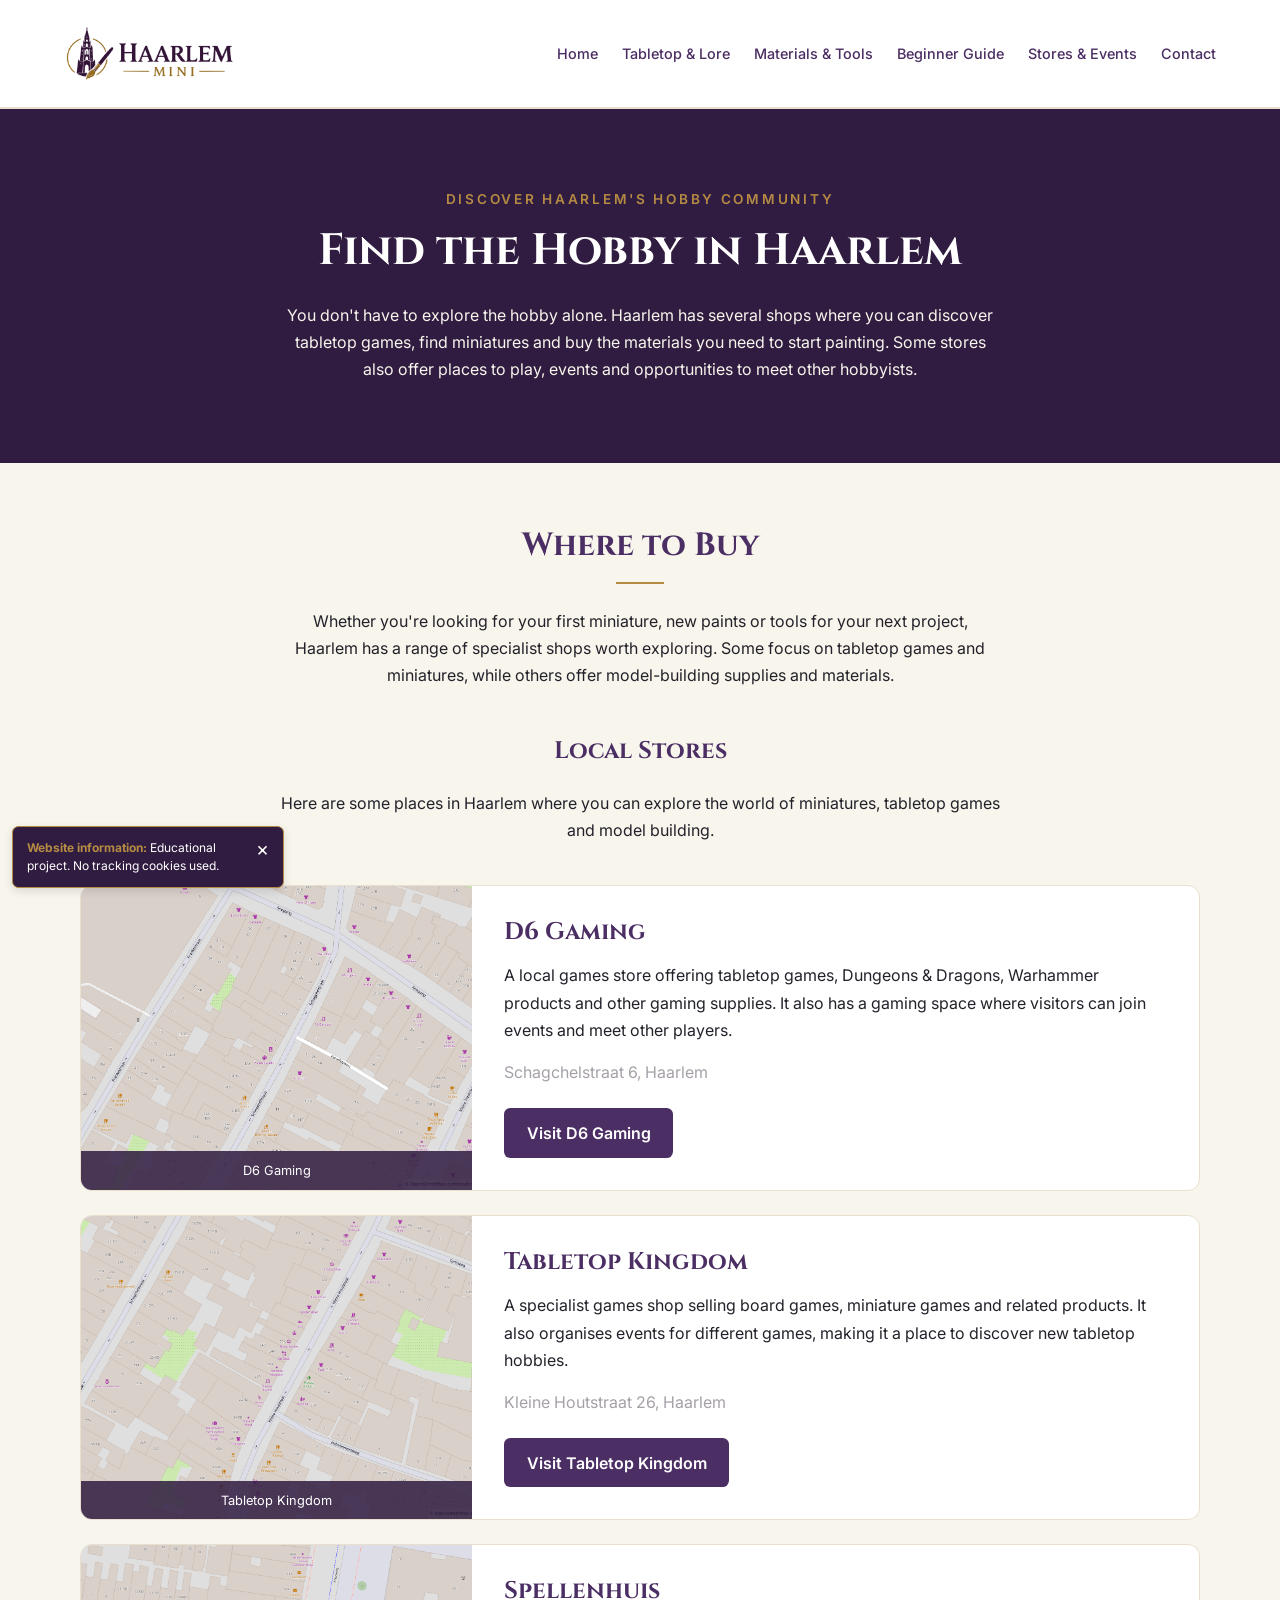
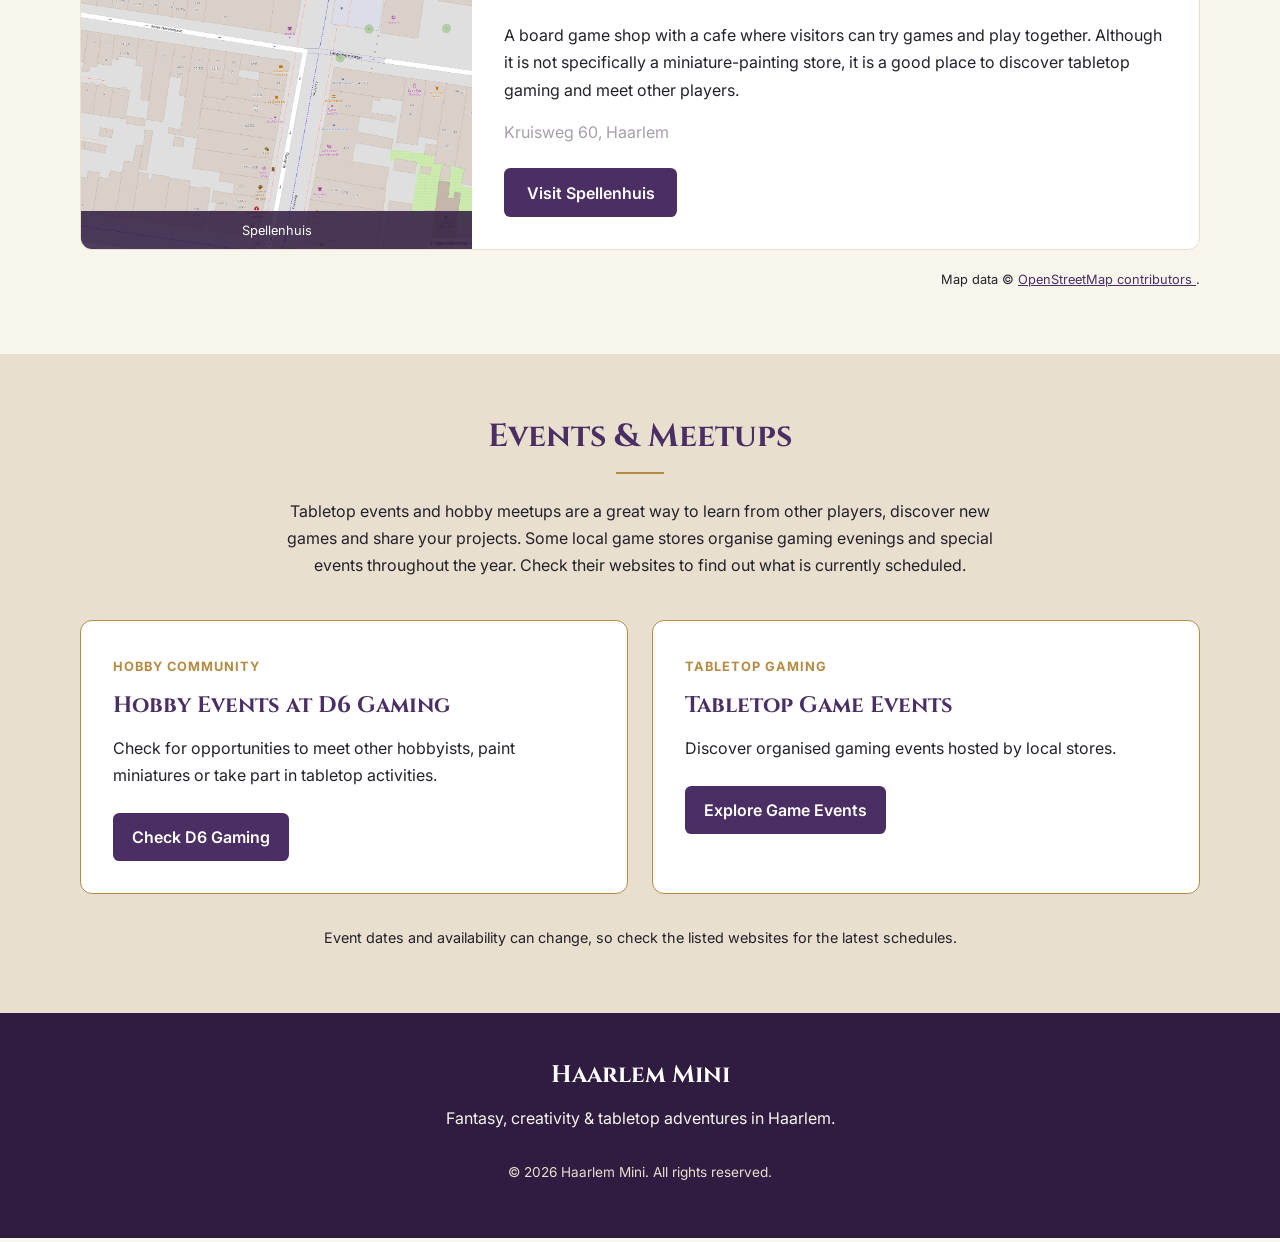
<file: stores-events.html>
<!DOCTYPE html>
<html lang="en">
<head>
	<meta charset="UTF-8">
	<meta name="viewport" content="width=device-width, initial-scale=1.0">
	<meta name="author" content="Haarlem Mini">
	<meta name="description" content="Discover tabletop gaming stores, miniature painting supplies, events and hobby meetups in Haarlem.">
	<meta name="keywords" content="Haarlem, tabletop, gaming stores, miniatures, events">

	<title>Stores &amp; Events | Haarlem Mini</title>

	<link rel="stylesheet" type="text/css" href="css/style.css">
	<link rel="icon" type="image/png" href="img/haarlem-mini-favicon.png">
</head>

<body>
	
	<header>
		<a href="index.html" class="logo" aria-label="Haarlem Mini homepage">
			<img
				src="img/haarlem-mini-logo.png"
				alt="Haarlem Mini"
				title="Haarlem Mini homepage"
				width="1244"
				height="382">
		</a>

		<nav aria-label="Main navigation">
			<ul>
				<li><a href="index.html">Home</a></li>
				<li><a href="tabletop-lore.html">Tabletop &amp; Lore</a></li>
				<li><a href="materials-tools.html">Materials &amp; Tools</a></li>
				<li><a href="beginner-guide.html">Beginner Guide</a></li>
				<li><a href="stores-events.html" aria-current="page">Stores &amp; Events</a></li>
				<li><a href="contact.html">Contact</a></li>
			</ul>
		</nav>
	</header>

	<main class="stores-page">

	
		<section class="stores-introduction">
			<p class="eyebrow">Discover Haarlem's Hobby Community</p>

			<h1>Find the Hobby in Haarlem</h1>

			<p>
				You don't have to explore the hobby alone.
				Haarlem has several shops where you can
				discover tabletop games, find miniatures
				and buy the materials you need to start painting.
				Some stores also offer places to play, events
				and opportunities to meet other hobbyists.
			</p>
		</section>

		
		<section class="stores-section">
			<h2>Where to Buy</h2>

			<p class="stores-description">
				Whether you're looking for your first miniature,
				new paints or tools for your next project,
				Haarlem has a range of specialist shops worth
				exploring. Some focus on tabletop games and
				miniatures, while others offer model-building
				supplies and materials.
			</p>

			<h3>Local Stores</h3>

			<p class="stores-description">
				Here are some places in Haarlem where you
				can explore the world of miniatures,
				tabletop games and model building.
			</p>

			<section class="store-list" aria-label="Haarlem hobby stores">

				
				<article class="store-card">
					<figure class="store-image">
						<img
							src="img/d6-gaming-map.png"
							alt="Street map showing D6 Gaming on Schagchelstraat in Haarlem"
							title="Map of D6 Gaming in Haarlem"
							loading="lazy">

						<figcaption>D6 Gaming</figcaption>
					</figure>

					<section class="store-content">
						<h4>D6 Gaming</h4>

						<p>
							A local games store offering tabletop
							games, Dungeons &amp; Dragons,
							Warhammer products and other gaming
							supplies. It also has a gaming space
							where visitors can join events and
							meet other players.
						</p>

						<address>
							Schagchelstraat 6, Haarlem
						</address>

						<a href="https://www.d6gaming.nl/"
						   class="store-button"
						   target="_blank"
						   rel="noopener noreferrer">
							Visit D6 Gaming
						</a>
					</section>
				</article>

				
				<article class="store-card">
					<figure class="store-image">
						<img
							src="img/tabletop-kingdom-map.png"
							alt="Street map showing Tabletop Kingdom on Kleine Houtstraat in Haarlem"
							title="Map of Tabletop Kingdom in Haarlem"
							loading="lazy">

						<figcaption>Tabletop Kingdom</figcaption>
					</figure>

					<section class="store-content">
						<h4>Tabletop Kingdom</h4>

						<p>
							A specialist games shop selling
							board games, miniature games and
							related products. It also organises
							events for different games, making
							it a place to discover new tabletop
							hobbies.
						</p>

						<address>
							Kleine Houtstraat 26, Haarlem
						</address>

						<a href="https://www.tabletopkingdom.nl/"
						   class="store-button"
						   target="_blank"
						   rel="noopener noreferrer">
							Visit Tabletop Kingdom
						</a>
					</section>
				</article>

				
				<article class="store-card">
					<figure class="store-image">
						<img
							src="img/spellenhuis-map.png"
							alt="Street map showing Spellenhuis on Kruisweg in Haarlem"
							title="Map of Spellenhuis in Haarlem"
							loading="lazy">

						<figcaption>Spellenhuis</figcaption>
					</figure>

					<section class="store-content">
						<h4>Spellenhuis</h4>

						<p>
							A board game shop with a cafe where
							visitors can try games and play
							together. Although it is not
							specifically a miniature-painting
							store, it is a good place to
							discover tabletop gaming and
							meet other players.
						</p>

						<address>
							Kruisweg 60, Haarlem
						</address>

						<a href="https://www.spellenhuis.nl/"
						   class="store-button"
						   target="_blank"
						   rel="noopener noreferrer">
							Visit Spellenhuis
						</a>
					</section>
				</article>

			</section>

			<p class="map-credit">
				Map data &copy;
				<a href="https://www.openstreetmap.org/copyright"
				   target="_blank"
				   rel="noopener noreferrer">
					OpenStreetMap contributors
				</a>.
			</p>
		</section>

		
		<section class="events-section">
			<h2>Events &amp; Meetups</h2>

			<p class="events-description">
				Tabletop events and hobby meetups are a great
				way to learn from other players, discover new
				games and share your projects.

				Some local game stores organise gaming evenings
				and special events throughout the year.
				Check their websites to find out what is
				currently scheduled.
			</p>

			<section class="events-grid" aria-label="Local gaming and hobby events">

				<article class="event-card">
					<span class="event-label">Hobby Community</span>

					<h3>Hobby Events at D6 Gaming</h3>

					<p>
						Check for opportunities to meet
						other hobbyists, paint miniatures
						or take part in tabletop activities.
					</p>

					<a href="https://www.d6gaming.nl/agenda"
					   class="event-link"
					   target="_blank"
					   rel="noopener noreferrer">
						Check D6 Gaming
					</a>
				</article>

				<article class="event-card">
					<span class="event-label">Tabletop Gaming</span>

					<h3>Tabletop Game Events</h3>

					<p>
						Discover organised gaming events
						hosted by local stores.
					</p>

					<a href="https://www.tabletopkingdom.nl/"
					   class="event-link"
					   target="_blank"
					   rel="noopener noreferrer">
						Explore Game Events
					</a>
				</article>

			</section>

			<p class="events-note">
				Event dates and availability can change,
				so check the listed websites for the
				latest schedules.
			</p>
		</section>
	</main>

	
	<footer>
		<h2>Haarlem Mini</h2>

		<p>
			Fantasy, creativity &amp; tabletop
			adventures in Haarlem.
		</p>

		<p class="copyright">
			&copy; 2026 Haarlem Mini.
			All rights reserved.
		</p>
	</footer>

    <input type="checkbox" id="dismiss-cookie" class="cookie-toggle">

<aside class="cookie-notice" aria-label="Website information">
	<p>
		<strong>Website information:</strong>
		Educational project. No tracking cookies used.
	</p>

	<label for="dismiss-cookie" class="cookie-close">
		<span aria-hidden="true">&times;</span>
		<span class="visually-hidden">Close notice</span>
	</label>
</aside>
</body>
</html>
</file>
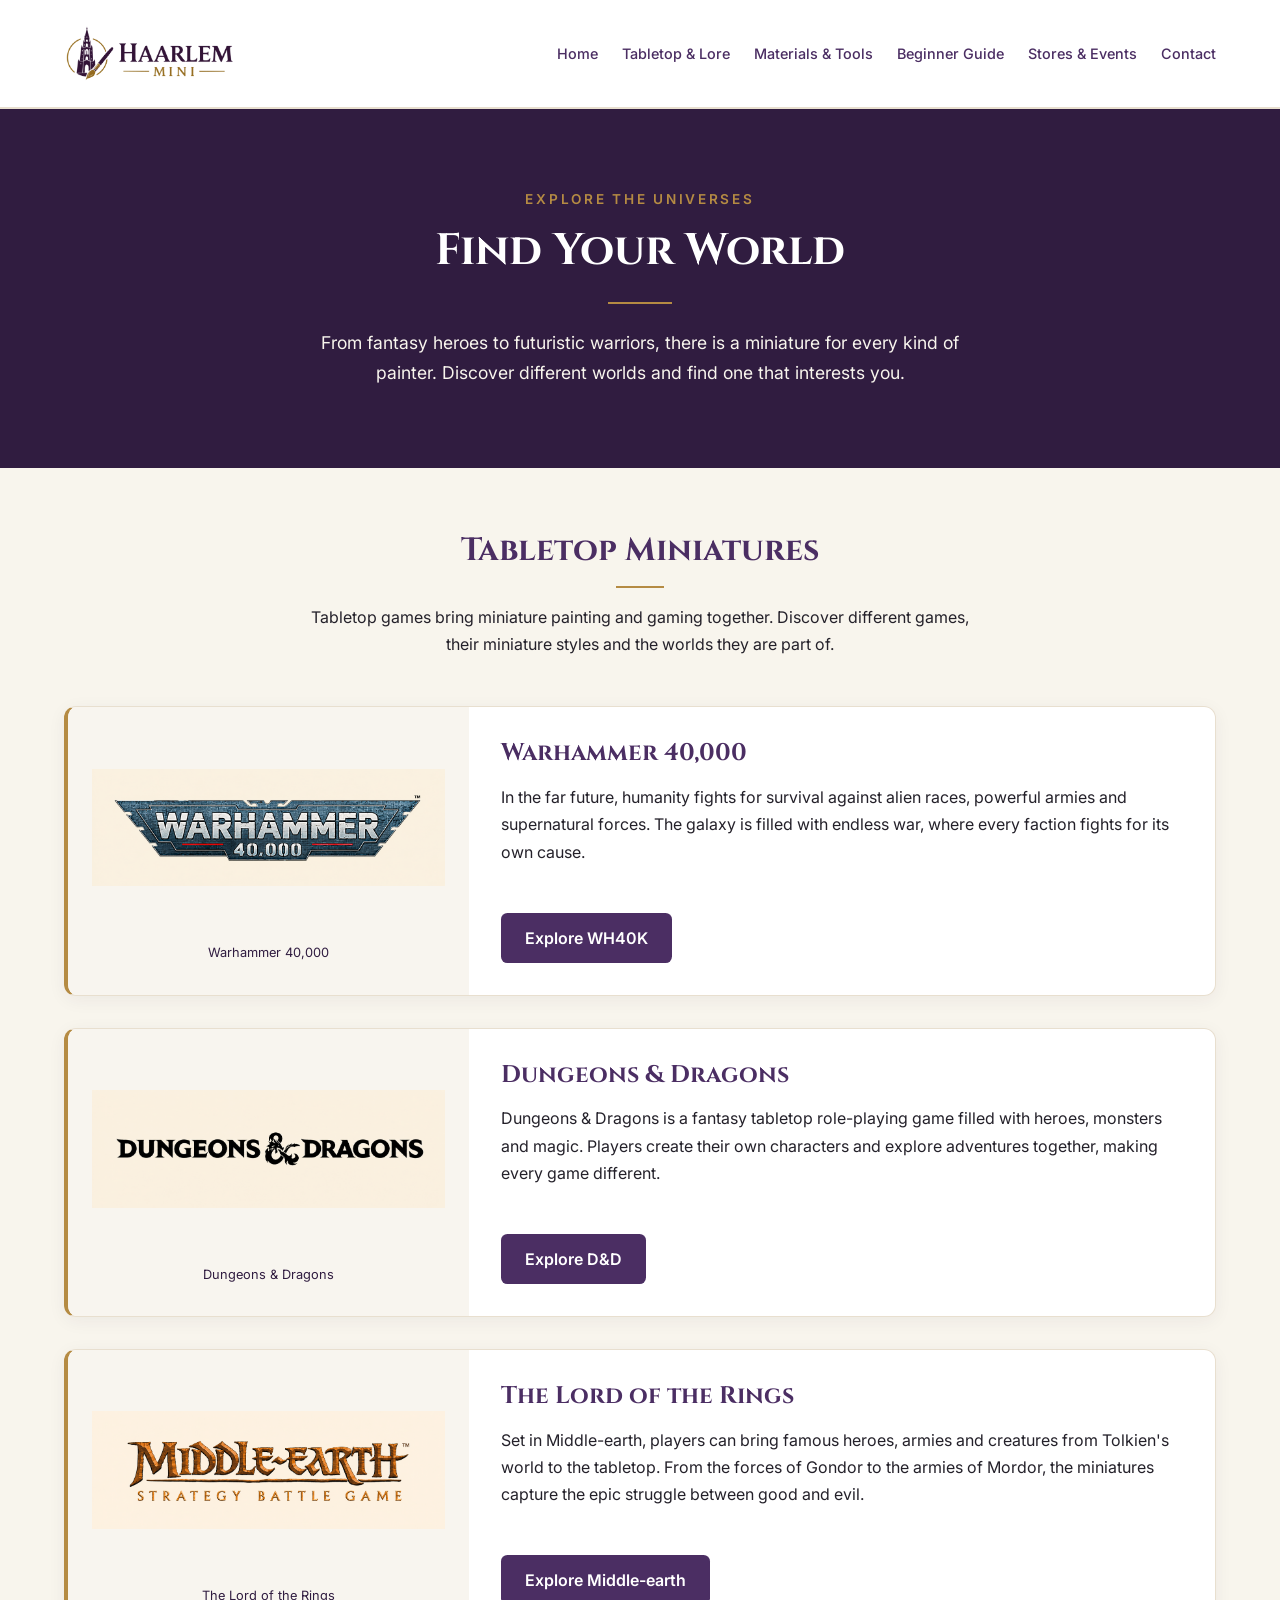
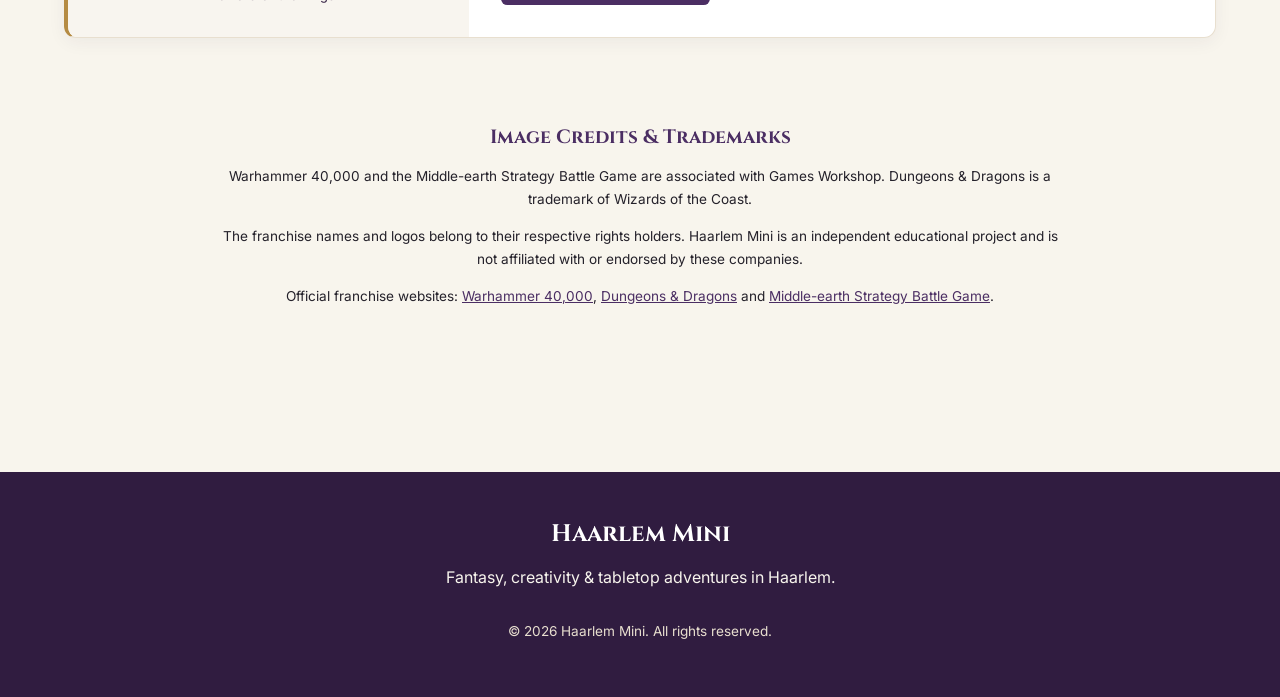
<file: tabletop-lore.html>
<!DOCTYPE html>
<html lang="en">
<head>
	<meta charset="UTF-8">
	<meta name="viewport" content="width=device-width, initial-scale=1.0">
	<meta name="author" content="Haarlem Mini">
	<meta name="description" content="Explore miniature tabletop worlds, from Warhammer 40,000 and Dungeons &amp; Dragons to The Lord of the Rings. Discover fantasy stories and miniature gaming.">
	<meta name="keywords" content="miniatures, Warhammer, Dungeons, Tolkien, tabletop">

	<title>Tabletop &amp; Lore | Haarlem Mini</title>

	<link rel="stylesheet" type="text/css" href="css/style.css">
	<link rel="icon" type="image/png" href="img/haarlem-mini-favicon.png">
</head>

<body>
	<header>
		<a href="index.html" class="logo" aria-label="Haarlem Mini homepage">
			<img
				src="img/haarlem-mini-logo.png"
				alt="Haarlem Mini"
				title="Haarlem Mini homepage"
				width="1244"
				height="382">
		</a>

		<nav aria-label="Main navigation">
			<ul>
				<li><a href="index.html">Home</a></li>
				<li><a href="tabletop-lore.html" aria-current="page">Tabletop &amp; Lore</a></li>
				<li><a href="materials-tools.html">Materials &amp; Tools</a></li>
				<li><a href="beginner-guide.html">Beginner Guide</a></li>
				<li><a href="stores-events.html">Stores &amp; Events</a></li>
				<li><a href="contact.html">Contact</a></li>
			</ul>
		</nav>
	</header>

	<main class="lore-page">
		<section class="lore-introduction">
			<p class="eyebrow">Explore the Universes</p>

			<h1>Find Your World</h1>

			<p>
				From fantasy heroes to futuristic warriors,
				there is a miniature for every kind of painter.
				Discover different worlds and find one that
				interests you.
			</p>
		</section>

		<section class="lore-worlds">
			<h2>Tabletop Miniatures</h2>

			<p class="section-intro">
				Tabletop games bring miniature painting
				and gaming together. Discover different
				games, their miniature styles and the
				worlds they are part of.
			</p>

			<section class="world-cards" aria-label="Explore tabletop games">

				<article class="world-card">
					<figure>
						<img
							src="img/warhammer.png"
							alt="Warhammer 40,000 logo"
							title="Warhammer 40,000"
							width="800"
							height="185"
							loading="lazy">

						<figcaption>Warhammer 40,000</figcaption>
					</figure>

					<section class="world-card-content">
						<h3>Warhammer 40,000</h3>

						<p>
							In the far future, humanity fights for
							survival against alien races, powerful
							armies and supernatural forces.
							The galaxy is filled with endless war,
							where every faction fights for its own cause.
						</p>

						<a href="https://warhammer40000.com/"
						   target="_blank"
						   rel="noopener noreferrer"
						   class="world-button">
							Explore WH40K
						</a>
					</section>
				</article>

				<article class="world-card">
					<figure>
						<img
							src="img/dungeons-dragons.png"
							alt="Dungeons &amp; Dragons logo"
							title="Dungeons and Dragons"
							width="527"
							height="91"
							loading="lazy">

						<figcaption>Dungeons &amp; Dragons</figcaption>
					</figure>

					<section class="world-card-content">
						<h3>Dungeons &amp; Dragons</h3>

						<p>
							Dungeons &amp; Dragons is a fantasy
							tabletop role-playing game filled
							with heroes, monsters and magic.
							Players create their own characters
							and explore adventures together,
							making every game different.
						</p>

						<a href="https://www.dndbeyond.com/"
						   target="_blank"
						   rel="noopener noreferrer"
						   class="world-button">
							Explore D&amp;D
						</a>
					</section>
				</article>

				<article class="world-card">
					<figure>
						<img
							src="img/lord-of-the-rings.png"
							alt="Middle-earth Strategy Battle Game logo"
							title="The Lord of the Rings tabletop miniatures"
							width="754"
							height="164"
							loading="lazy">

						<figcaption>The Lord of the Rings</figcaption>
					</figure>

					<section class="world-card-content">
						<h3>The Lord of the Rings</h3>

						<p>
							Set in Middle-earth, players can bring
							famous heroes, armies and creatures
							from Tolkien's world to the tabletop.
							From the forces of Gondor to the
							armies of Mordor, the miniatures
							capture the epic struggle between
							good and evil.
						</p>

						<a href="https://www.warhammer.com/en-GB/explore/middle-earth"
						   target="_blank"
						   rel="noopener noreferrer"
						   class="world-button">
							Explore Middle-earth
						</a>
					</section>
				</article>

			</section>
		</section>

		<section class="image-credits">
			<h2>Image Credits &amp; Trademarks</h2>

			<p>
				Warhammer 40,000 and the Middle-earth Strategy
				Battle Game are associated with Games Workshop.
				Dungeons &amp; Dragons is a trademark of
				Wizards of the Coast.
			</p>

			<p>
				The franchise names and logos belong to their
				respective rights holders. Haarlem Mini is an
				independent educational project and is not
				affiliated with or endorsed by these companies.
			</p>

			<p>
				Official franchise websites:
				<a href="https://warhammer40000.com/">Warhammer 40,000</a>,
				<a href="https://dnd.wizards.com/">Dungeons &amp; Dragons</a>
				and
				<a href="https://www.warhammer.com/en-GB/explore/middle-earth">Middle-earth Strategy Battle Game</a>.
			</p>
		</section>
	</main>

	<footer>
		<h2>Haarlem Mini</h2>

		<p>
			Fantasy, creativity &amp; tabletop
			adventures in Haarlem.
		</p>

		<p class="copyright">
			&copy; 2026 Haarlem Mini.
			All rights reserved.
		</p>
	</footer>
</body>
</html>
</file>
<file: css/style.css>
@import url('https://fonts.googleapis.com/css2?family=Cinzel:wght@400;500;600;700&family=Inter:wght@400;500;600;700&display=swap');
/* Haarlem Mini - CSS */


/* Colours and fonts */

:root {
	--primary-color: #F8F5ED;
	--primary-color-light: #FFFFFF;
	--primary-color-dark: #E8DFCF;

	--secondary-color: #4B2E63;
	--secondary-color-light: #785A91;
	--secondary-color-dark: #301C40;

	--accent-color-1: #B58B43;
	--accent-color-2: #477B73;
	--accent-color-3: #A65D55;

	--neutral-light: #F2F0EC;
	--neutral-dark: #24212A;
	--neutral-grey: #A6A0A8;
}


/* Basic styles */

* {
	box-sizing: border-box;
}

body {
	margin: 0;
	background-color: var(--primary-color);
	color: var(--neutral-dark);
	font-family: "Inter", sans-serif;
	font-size: 1rem;
	line-height: 1.5;
}

h1, h2, h3, h4, h5, h6 {
	font-family: "Cinzel", serif;
	color: var(--secondary-color);
	line-height: 1.2;
}

a {
	color: var(--secondary-color);
}


/* Header and menu */

body > header {
	display: flex;
	justify-content: space-between;
	align-items: center;
	gap: 2rem;
	padding: 1.5rem 5%;
	background-color: var(--primary-color-light);
	border-bottom: 2px solid var(--primary-color-dark);
}

.logo {
	font-family: "Cinzel", serif;
	font-size: 1.5rem;
	font-weight: 700;
	color: var(--secondary-color);
	text-decoration: none;
	white-space: nowrap;
}

nav ul {
	display: flex;
	flex-wrap: wrap;
	gap: 1.5rem;
	list-style: none;
	margin: 0;
	padding: 0;
}

nav a {
	color: var(--secondary-color);
	text-decoration: none;
	font-size: 0.9rem;
	font-weight: 500;
}

nav a:hover {
	color: var(--accent-color-1);
}

nav a:active {
	color: var(--accent-color-3);
}

body > header .logo {
	display: inline-flex;
	align-items: center;
	flex-shrink: 0;
}

body > header .logo img {
	display: block;
	width: 11rem;
	height: auto;
}


/* Home page */

.introduction {
	text-align: center;
	padding: 5rem 1.5rem 3rem;
}

.introduction h1 {
	font-size: 2.5rem;
	max-width: 55rem;
	margin: 0 auto 1.5rem;
}

.introduction p {
	max-width: 45rem;
	margin: 0 auto;
	font-size: 1.1rem;
}

.interests {
	padding: 3rem 1.5rem;
	text-align: center;
}

.interests h2 {
	color: #4B2E63;
	margin-bottom: 2rem;
}

.card-container {
	display: grid;
	grid-template-columns: repeat(3, minmax(0, 1fr));
	gap: 1.5rem;
	max-width: 75rem;
	margin: 0 auto;
}

.card {
	background-color: #FFFFFF;
	border: 1px solid #E8DFCF;
	border-radius: 0.75rem;
	padding: 1.25rem;
}

.card figure {
	margin: 0;
}

.card img {
	display: block;
	width: 100%;
	height: auto;
	aspect-ratio: 4 / 3;
	object-fit: cover;
	border-radius: 0.5rem;
}

.card figcaption {
	font-size: 0.8rem;
	color: #6A60A8;
	margin-top: 0.5rem;
}

.card h3 {
	color: #4B2E63;
	margin-top: 1rem;
}

.card p {
	line-height: 1.5;
}

.card a {
	display: inline-block;
	margin-top: 1rem;
	padding: 0.75rem 1rem;
	background-color: #4B2E63;
	color: #FFFFFF;
	text-decoration: none;
	border-radius: 0.4rem;
}

.card a:hover {
	background-color: #785A91;
}

.card {
	display: flex;
	flex-direction: column;
	align-items: center;
}

.card figure {
	width: 100%;
}

.card a {
	margin-top: auto;
}

.card p {
	margin-bottom: 1.5rem;
}

.discover {
	max-width: 75rem;
	margin: 2rem auto 5rem;
	padding: 4rem 2rem;
	background-color: var(--primary-color-light);
	border: 1px solid var(--primary-color-dark);
	border-radius: 1rem;
	text-align: center;
}

.discover h2 {
	font-size: 2rem;
	margin: 0 0 1.5rem;
}

.discover p {
	max-width: 45rem;
	margin: 0 auto 2rem;
	line-height: 1.7;
}

.discover-button {
	display: inline-block;
	padding: 0.9rem 1.75rem;
	background-color: var(--secondary-color);
	color: var(--primary-color-light);
	text-decoration: none;
	font-weight: 600;
	border-radius: 0.5rem;
}

.discover-button:hover {
	background-color: var(--secondary-color-light);
}

.discover-button:active {
	background-color: var(--accent-color-3);
}

.introduction p {
	word-spacing: 0.04em;
	text-indent: 0.5rem;
}

.discover p::first-letter {
	font-weight: 700;
}


/* Tabletop and Lore page */

.lore-page {
	max-width: none;
	margin: 0;
	padding: 0 0 5rem;
}

.lore-introduction {
	background-color: var(--secondary-color-dark);
	text-align: center;
	padding: 5rem 1.5rem;
}

.lore-introduction .eyebrow {
	color: var(--accent-color-1);
	font-size: 0.85rem;
	font-weight: 600;
	letter-spacing: 0.2em;
	text-transform: uppercase;
	margin: 0 0 1rem;
}

.lore-introduction h1 {
	color: var(--primary-color-light);
	font-size: 2.75rem;
	margin: 0 auto 1.5rem;
}

.lore-introduction h1::after {
	content: "";
	display: block;
	width: 4rem;
	height: 2px;
	background-color: var(--accent-color-1);
	margin: 1.5rem auto 0;
}

.lore-introduction > p:not(.eyebrow) {
	max-width: 42rem;
	margin: 0 auto;
	color: var(--primary-color);
	font-size: 1.1rem;
	line-height: 1.7;
}

.lore-worlds {
	max-width: 75rem;
	margin: 0 auto;
	padding: 4rem 1.5rem 0;
}

.lore-worlds > h2 {
	text-align: center;
	font-size: 2rem;
	margin: 0 0 1rem;
}

.lore-worlds > h2::after {
	content: "";
	display: block;
	width: 3rem;
	height: 2px;
	background-color: var(--accent-color-1);
	margin: 1rem auto 0;
}

.section-intro {
	max-width: 43rem;
	margin: 0 auto 3rem;
	text-align: center;
	line-height: 1.7;
}

.world-cards {
	display: grid;
	gap: 2rem;
}

.world-card {
	display: grid;
	grid-template-columns: 35% 1fr;
	background-color: var(--primary-color-light);
	border: 1px solid var(--primary-color-dark);
	border-radius: 0.75rem;
	overflow: hidden;
}

.world-card figure {
	margin: 0;
	background-color: var(--secondary-color-light);
}

.world-card img {
	display: block;
	width: 100%;
	height: 100%;
	min-height: 16rem;
	object-fit: cover;
}

.world-card figcaption {
	font-size: 0.8rem;
	text-align: center;
	padding: 0.5rem;
	color: var(--secondary-color-dark);
}

.world-card-content {
	padding: 2rem;
	display: flex;
	flex-direction: column;
	align-items: flex-start;
}

.world-card-content h3 {
	font-size: 1.5rem;
	margin: 0 0 1rem;
}

.world-card-content p {
	line-height: 1.7;
	margin: 0 0 1.5rem;
}

.world-button {
	display: inline-block;
	margin-top: auto;
	padding: 0.8rem 1.5rem;
	background-color: var(--secondary-color);
	color: var(--primary-color-light);
	text-decoration: none;
	border-radius: 0.4rem;
	font-weight: 600;
}

.world-button:hover {
	background-color: var(--secondary-color-light);
}

.world-button:active {
	background-color: var(--accent-color-3);
}

.world-card {
	border-left: 4px solid var(--accent-color-1);
	box-shadow: 0 4px 18px rgba(48, 28, 64, 0.06);
	transition: box-shadow 0.2s ease;
}

.world-card:hover {
	box-shadow: 0 8px 25px rgba(48, 28, 64, 0.12);
}

.world-category {
	color: var(--accent-color-1);
	font-size: 0.75rem;
	font-weight: 700;
	letter-spacing: 0.12em;
	text-transform: uppercase;
	margin: 0 0 0.5rem;
}

.world-button {
	transition: background-color 0.2s ease;
}

.world-card figure {
	display: flex;
	flex-direction: column;
	align-items: center;
	justify-content: center;
	padding: 1.5rem;
	background-color: #f8f5ef;
}

.world-card figure img {
	display: block;
	width: 100%;
	height: 12rem;
	min-height: 0;
	object-fit: contain;
}

.world-card figcaption {
	margin-top: 0.75rem;
	text-align: center;
}


/* Materials and Tools page */

.materials-page {
	padding-bottom: 5rem;
}

.materials-introduction {
	background-color: var(--secondary-color-dark);
	text-align: center;
	padding: 5rem 1.5rem;
}

.materials-introduction .eyebrow {
	color: var(--accent-color-1);
	font-size: 0.85rem;
	font-weight: 600;
	letter-spacing: 0.2em;
	text-transform: uppercase;
	margin: 0 0 1rem;
}

.materials-introduction h1 {
	color: var(--primary-color-light);
	font-size: 2.75rem;
	margin: 0 auto 1.5rem;
}

.materials-introduction > p:not(.eyebrow) {
	max-width: 43rem;
	margin: 0 auto;
	color: var(--primary-color);
	line-height: 1.7;
}

.materials-content {
	width: 90%;
	max-width: 70rem;
	margin: 0 auto;
	padding: 4rem 0 0;
}

.materials-content > h2 {
	font-size: 2rem;
	text-align: center;
	margin: 0 0 1.5rem;
}

.materials-content > h2::after {
	content: "";
	display: block;
	width: 3rem;
	height: 2px;
	background-color: var(--accent-color-1);
	margin: 1rem auto 0;
}

.section-description {
	max-width: 45rem;
	margin: 0 auto 2.5rem;
	text-align: center;
	line-height: 1.7;
}

.materials-content > h3 {
	text-align: center;
	font-size: 1.3rem;
	margin-bottom: 2rem;
}

.materials-grid {
	display: grid;
	grid-template-columns: repeat(2, minmax(0, 1fr));
	gap: 1.5rem;
}

.material-card {
	background-color: var(--primary-color-light);
	padding: 2rem;
	border: 1px solid var(--primary-color-dark);
	border-top: 4px solid var(--accent-color-1);
	border-radius: 0.75rem;
}

.material-card h4 {
	margin: 0 0 1rem;
	font-size: 1.1rem;
}

.material-card p {
	margin: 0;
	line-height: 1.7;
}

.tools-table {
	width: 100%;
	max-width: 55rem;
	margin: 0 auto;
	border-collapse: collapse;
	background-color: var(--primary-color-light);
}

.tools-table th,
.tools-table td {
	padding: 1rem 1.25rem;
	text-align: left;
	border-style: solid;
	border-width: 1px;
	border-color: var(--primary-color-dark);
}

.tools-table thead {
	background-color: var(--secondary-color);
	color: var(--primary-color-light);
}

.tools-table tbody tr:nth-child(even) {
	background-color: #CFF;
}

.tools-table tbody tr:nth-child(odd) {
	background-color: #FFF;
}

.tools-table tbody tr:hover {
	outline: 2px solid var(--accent-color-1);
	outline-offset: -2px;
}


/* Beginner Guide page */

.guide-page {
	padding-bottom: 5rem;
}

.guide-introduction {
	background-color: var(--secondary-color-dark);
	text-align: center;
	padding: 5rem 1.5rem;
}

.guide-introduction .eyebrow {
	color: var(--accent-color-1);
	font-size: 0.85rem;
	font-weight: 600;
	letter-spacing: 0.2em;
	text-transform: uppercase;
	margin: 0 0 1rem;
}

.guide-introduction h1 {
	color: var(--primary-color-light);
	font-size: 2.75rem;
	margin: 0 auto 1.5rem;
}

.guide-introduction > p:not(.eyebrow) {
	max-width: 43rem;
	margin: 0 auto;
	color: var(--primary-color);
	line-height: 1.7;
}

.guide-section {
	width: 90%;
	max-width: 70rem;
	margin: 0 auto;
	padding-top: 4rem;
}

.guide-section > h2 {
	font-size: 2rem;
	text-align: center;
	margin: 0 0 1.5rem;
}

.guide-section > h2::after {
	content: "";
	display: block;
	width: 3rem;
	height: 2px;
	background-color: var(--accent-color-1);
	margin: 1rem auto 0;
}

.guide-description {
	max-width: 45rem;
	margin: 0 auto 2.5rem;
	text-align: center;
	line-height: 1.7;
}

.workspace-card {
	max-width: 45rem;
	margin: 0 auto;
	padding: 2rem;
	background-color: var(--primary-color-light);
	border: 1px solid var(--primary-color-dark);
	border-top: 4px solid var(--accent-color-1);
	border-radius: 0.75rem;
}

.workspace-card h3 {
	margin: 0 0 1.5rem;
	font-size: 1.3rem;
}

.workspace-list {
	list-style: none;
	margin: 0;
	padding: 0;
}

.workspace-list li {
	padding: 0.75rem 0 0.75rem 2rem;
	position: relative;
	border-bottom: 1px solid var(--primary-color-dark);
}

.workspace-list li:last-child {
	border-bottom: none;
}

.workspace-list li::before {
	content: "✓";
	position: absolute;
	left: 0;
	color: var(--accent-color-2);
	font-weight: 700;
}

.guide-steps {
	display: grid;
	gap: 1.5rem;
}

.guide-step {
	display: grid;
	grid-template-columns: 35% minmax(0, 1fr);
	background-color: var(--primary-color-light);
	border: 1px solid var(--primary-color-dark);
	border-radius: 0.75rem;
	overflow: hidden;
}

.step-image {
	margin: 0;
	background-color: var(--secondary-color-light);
	position: relative;
	min-height: 14rem;
}

.step-image img {
	display: block;
	width: 100%;
	height: 100%;
	min-height: 14rem;
	object-fit: cover;
}

.step-image figcaption {
	position: absolute;
	bottom: 0;
	left: 0;
	right: 0;
	background-color: rgba(48, 28, 64, 0.85);
	color: white;
	padding: 0.5rem;
	font-size: 0.8rem;
	text-align: center;
}

.step-content {
	padding: 2rem;
	display: flex;
	flex-direction: column;
	justify-content: center;
}

.step-number {
	color: var(--accent-color-1);
	font-size: 2rem;
	font-weight: 700;
	font-family: "Cinzel", serif;
}

.step-content h3 {
	font-size: 1.5rem;
	margin: 0.5rem 0 1rem;
}

.step-content p {
	margin: 0;
	line-height: 1.7;
}

.techniques-grid {
	display: grid;
	grid-template-columns: repeat(3, minmax(0, 1fr));
	gap: 1.5rem;
}

.technique-card {
	background-color: var(--primary-color-light);
	border: 1px solid var(--primary-color-dark);
	border-radius: 0.75rem;
	overflow: hidden;
	transition: box-shadow 0.2s ease;
}

.technique-card:hover {
	box-shadow: 0 8px 25px rgba(48, 28, 64, 0.12);
}

.technique-card figure {
	margin: 0;
	background-color: var(--secondary-color-light);
	position: relative;
}

.technique-card img {
	display: block;
	width: 100%;
	height: 13rem;
	object-fit: cover;
}

.technique-card figcaption {
	position: absolute;
	bottom: 0;
	left: 0;
	right: 0;
	padding: 0.5rem;
	background-color: rgba(48, 28, 64, 0.85);
	color: white;
	text-align: center;
	font-size: 0.8rem;
}

.technique-content {
	padding: 1.5rem;
}

.technique-content h3 {
	font-size: 1.2rem;
	margin: 0 0 1rem;
}

.technique-content p {
	margin: 0;
	line-height: 1.7;
}

.guide-step img,
.technique-card img {
	display: block;
	width: 100%;
	height: 250px;
	object-fit: cover;
	object-position: center 60%;
}


/* Stores and Events page */

.stores-page {
	padding-bottom: 0;
}

.stores-introduction {
	background-color: var(--secondary-color-dark);
	text-align: center;
	padding: 5rem 1.5rem;
}

.stores-introduction .eyebrow {
	color: var(--accent-color-1);
	font-size: 0.85rem;
	font-weight: 600;
	letter-spacing: 0.2em;
	text-transform: uppercase;
	margin: 0 0 1rem;
}

.stores-introduction h1 {
	color: var(--primary-color-light);
	font-size: 2.75rem;
	margin: 0 auto 1.5rem;
}

.stores-introduction > p:not(.eyebrow) {
	max-width: 45rem;
	margin: 0 auto;
	color: var(--primary-color);
	line-height: 1.7;
}

.stores-section {
	width: 90%;
	max-width: 70rem;
	margin: 0 auto;
	padding: 4rem 0;
}

.stores-section > h2,
.events-section > h2 {
	text-align: center;
	font-size: 2rem;
	margin: 0 0 1.5rem;
}

.stores-section > h2::after,
.events-section > h2::after {
	content: "";
	display: block;
	width: 3rem;
	height: 2px;
	background-color: var(--accent-color-1);
	margin: 1rem auto 0;
}

.stores-section > h3 {
	text-align: center;
	font-size: 1.5rem;
	margin: 3rem 0 1.5rem;
}

.stores-description {
	max-width: 45rem;
	margin: 0 auto 2rem;
	text-align: center;
	line-height: 1.7;
}

.store-list {
	display: grid;
	gap: 1.5rem;
	margin-top: 2.5rem;
}

.store-card {
	display: grid;
	grid-template-columns: 35% minmax(0, 1fr);
	background-color: var(--primary-color-light);
	border: 1px solid var(--primary-color-dark);
	border-radius: 0.75rem;
	overflow: hidden;
}

.store-image {
	position: relative;
	margin: 0;
	min-height: 15rem;
	background-color: var(--secondary-color-light);
}

.store-image img {
	display: block;
	width: 100%;
	height: 100%;
	min-height: 15rem;
	object-fit: cover;
}

.store-image figcaption {
	position: absolute;
	bottom: 0;
	left: 0;
	right: 0;
	padding: 0.6rem;
	background-color: rgba(48, 28, 64, 0.85);
	color: white;
	text-align: center;
	font-size: 0.8rem;
}

.store-content {
	padding: 2rem;
	display: flex;
	flex-direction: column;
	align-items: flex-start;
	justify-content: center;
}

.store-content h4 {
	font-size: 1.5rem;
	margin: 0 0 1rem;
}

.store-content p {
	line-height: 1.7;
	margin: 0 0 1rem;
}

.store-content address {
	font-style: normal;
	color: var(--neutral-grey);
	margin-bottom: 1.5rem;
}

.store-button {
	display: inline-block;
	background-color: var(--secondary-color);
	color: white;
	text-decoration: none;
	padding: 0.8rem 1.4rem;
	border-radius: 0.4rem;
	font-weight: 600;
	transition: background-color 0.2s ease;
}

.store-button:hover,
.store-button:focus-visible {
	background-color: var(--secondary-color-dark);
	color: white;
}

.events-section {
	background-color: var(--primary-color-dark);
	padding: 4rem max(5%, calc((100% - 70rem) / 2));
}

.events-description {
	max-width: 45rem;
	margin: 0 auto 2.5rem;
	text-align: center;
	line-height: 1.7;
}

.events-grid {
	display: grid;
	grid-template-columns: repeat(2, minmax(0, 1fr));
	gap: 1.5rem;
}

.event-card {
	background-color: var(--primary-color-light);
	padding: 2rem;
	border: 1px solid var(--accent-color-1);
	border-radius: 0.75rem;
}

.event-label {
	display: inline-block;
	color: var(--accent-color-1);
	font-size: 0.8rem;
	font-weight: 700;
	text-transform: uppercase;
	letter-spacing: 0.08em;
	margin-bottom: 1rem;
}

.event-card h3 {
	font-size: 1.4rem;
	margin: 0 0 1rem;
}

.event-card p {
	line-height: 1.7;
	margin: 0 0 1.5rem;
}

.event-link {
	display: inline-block;
	background-color: var(--secondary-color);
	color: white;
	text-decoration: none;
	padding: 0.75rem 1.2rem;
	border-radius: 0.4rem;
	font-weight: 600;
}

.event-link:hover,
.event-link:focus-visible {
	background-color: var(--secondary-color-dark);
	color: white;
}

.events-note {
	text-align: center;
	font-size: 0.9rem;
	margin: 2rem auto 0;
	max-width: 40rem;
	line-height: 1.6;
}

.map-credit {
	float: right;
	max-width: 100%;
	margin: 1.25rem 0 0;
	font-size: 0.8rem;
}

.stores-section::after {
	content: "";
	display: block;
	clear: both;
}


/* Contact page */

.contact-page {
	padding-bottom: 0;
}

.contact-introduction {
	background-color: var(--secondary-color-dark);
	text-align: center;
	padding: 5rem 1.5rem;
}

.contact-introduction .eyebrow {
	color: var(--accent-color-1);
	font-size: 0.85rem;
	font-weight: 600;
	letter-spacing: 0.2em;
	text-transform: uppercase;
	margin: 0 0 1rem;
}

.contact-introduction h1 {
	color: var(--primary-color-light);
	font-size: 2.75rem;
	margin: 0 auto 1.5rem;
}

.contact-introduction > p:not(.eyebrow) {
	max-width: 45rem;
	margin: 0 auto;
	color: var(--primary-color);
	line-height: 1.7;
}

.contact-section {
	width: 90%;
	max-width: 70rem;
	margin: 0 auto;
	padding: 4rem 0 5rem;
}

.contact-heading {
	display: flex;
	flex-direction: column;
	align-items: center;
	justify-content: center;
	gap: 1rem;
	text-align: center;
	margin-bottom: 3rem;
	padding: 2.5rem 2rem;
	background-color: var(--primary-color-light);
	border-bottom: 2px solid var(--primary-color-dark);
}

.contact-heading h2 {
	font-size: 2rem;
	max-width: none;
	margin: 0;
}

.contact-heading h2::after {
	content: "";
	display: block;
	width: 3rem;
	height: 2px;
	background-color: var(--accent-color-1);
	margin: 1rem auto 0;
}

.contact-heading p {
	max-width: 42rem;
	margin: 0 auto;
	line-height: 1.7;
}

.contact-container {
	display: grid;
	grid-template-columns: 1.3fr 1fr;
	gap: 2rem;
	align-items: start;
}

.contact-form {
	background-color: white;
	border: 1px solid #e7dac6;
	border-top: 3px solid var(--accent-color-1);
	border-radius: 0.75rem;
	padding: 2.5rem;
}

.contact-form h3 {
	font-size: 1.5rem;
	margin: 0 0 0.75rem;
}

.form-intro {
	line-height: 1.6;
	margin-bottom: 2rem;
}

.contact-form fieldset {
	border: 0;
	padding: 0;
	margin: 0 0 1.5rem;
	min-width: 0;
}

.contact-form legend {
	font-weight: 600;
	color: var(--secondary-color-dark);
	margin-bottom: 1rem;
}

.form-group {
	display: flex;
	flex-direction: column;
	gap: 0.5rem;
	margin-bottom: 1.5rem;
}

.form-group label {
	font-weight: 600;
	color: var(--secondary-color-dark);
}

.form-group input,
.form-group select,
.form-group textarea {
	display: block;
	width: 100%;
	box-sizing: border-box;
	padding: 0.85rem 1rem;
	font: inherit;
	color: #302040;
	background-color: white;
	border: 1px solid #cfc4d4;
	border-radius: 0.4rem;
	transition: border-color 0.2s ease;
}

.form-group textarea {
	resize: vertical;
	min-height: 9rem;
}

.form-group input:focus,
.form-group select:focus,
.form-group textarea:focus {
	outline: 2px solid var(--accent-color-1);
	outline-offset: 2px;
	border-color: var(--secondary-color);
}

.contact-submit {
	display: inline-block;
	background-color: var(--secondary-color);
	color: white;
	border: none;
	padding: 0.9rem 1.8rem;
	border-radius: 0.4rem;
	font: inherit;
	font-weight: 600;
	cursor: pointer;
	transition: background-color 0.2s ease;
}

.contact-submit:hover,
.contact-submit:focus-visible {
	background-color: var(--secondary-color-dark);
}

.form-feedback {
	margin-top: 1rem;
	line-height: 1.6;
	color: var(--secondary-color-dark);
}

.form-feedback:empty {
	display: none;
}

.contact-info {
	background-color: var(--secondary-color-dark);
	color: white;
	border-radius: 0.75rem;
	padding: 2.5rem;
}

.contact-label {
	display: block;
	color: var(--accent-color-1);
	font-size: 0.8rem;
	font-weight: 700;
	letter-spacing: 0.12em;
	text-transform: uppercase;
	margin-bottom: 1rem;
}

.contact-info h3 {
	color: white;
	font-size: 1.8rem;
	margin: 0 0 1.5rem;
}

.contact-info h4 {
	color: white;
	font-size: 1.2rem;
	margin: 0 0 1rem;
}

.contact-info p {
	color: white;
	line-height: 1.7;
	margin-bottom: 1.2rem;
}

.contact-info-divider {
	display: block;
	width: 100%;
	height: 1px;
	background-color: rgba(255, 255, 255, 0.25);
	margin: 2rem 0;
}

.contact-info-button {
	display: inline-block;
	color: white;
	text-decoration: none;
	border: 1px solid var(--accent-color-1);
	border-radius: 0.4rem;
	padding: 0.8rem 1.2rem;
	font-weight: 600;
	transition: background-color 0.2s ease;
}

.contact-info-button:hover,
.contact-info-button:focus-visible {
	background-color: var(--secondary-color);
	color: white;
}

.contact-closing {
	background-color: #e9e0d0;
	text-align: center;
	padding: 4rem 1.5rem;
}

.contact-closing h2 {
	font-size: 2rem;
	margin: 0 0 1.5rem;
}

.contact-closing p {
	max-width: 42rem;
	margin: 0 auto;
	line-height: 1.7;
}

.contact-info address {
	font-style: normal;
	margin-bottom: 1.5rem;
}

.contact-info address a {
	color: white;
	font-weight: 600;
	text-decoration: underline;
	text-decoration-color: var(--accent-color-1);
	text-underline-offset: 4px;
}

.contact-info address a:hover {
	color: var(--accent-color-1);
}


/* Footer and image credits */

body > footer {
	background-color: var(--secondary-color-dark);
	color: var(--primary-color);
	padding: 3rem 1.5rem;
	text-align: center;
}

footer h2 {
	color: var(--primary-color-light);
	font-size: 1.5rem;
	margin: 0 0 1rem;
}

footer p {
	margin: 0.5rem 0;
}

footer .copyright {
	margin-top: 2rem;
	font-size: 0.85rem;
	color: var(--primary-color-dark);
}

.image-credits {
	max-width: 900px;
	margin: 3rem auto;
	padding: 1.5rem;
	text-align: center;
	font-size: 0.85rem;
	line-height: 1.7;
}

.image-credits h2 {
	font-size: 1.2rem;
	margin-bottom: 1rem;
}

.image-credits p {
	margin-bottom: 0.75rem;
}

.image-credits a {
	text-decoration: underline;
}


/* Cookie message */

.cookie-toggle {
	position: absolute;
	width: 1px;
	height: 1px;
	opacity: 0;
}

.cookie-notice {
	position: fixed;
	bottom: 0.75rem;
	left: 0.75rem;
	z-index: 9999;

	display: flex;
	align-items: flex-start;
	gap: 0.75rem;

	max-width: 17rem;
	padding: 0.75rem 0.85rem;

	background-color: var(--secondary-color-dark);
	color: var(--primary-color-light);

	border: 1px solid var(--accent-color-1);
	border-radius: 0.4rem;
	box-shadow: 0 3px 10px rgba(0, 0, 0, 0.12);
}

.cookie-notice p {
	margin: 0;
	font-size: 0.75rem;
	line-height: 1.5;
}

.cookie-notice strong {
	color: var(--accent-color-1);
}

.cookie-close {
	cursor: pointer;
	color: white;
	font-size: 1.25rem;
	line-height: 1;
}

.cookie-close:hover {
	color: var(--accent-color-1);
}

.cookie-toggle:checked + .cookie-notice {
	display: none;
}

.visually-hidden {
	position: absolute;
	width: 1px;
	height: 1px;
	padding: 0;
	margin: -1px;
	overflow: hidden;
	clip-path: inset(50%);
	white-space: nowrap;
	border: 0;
}


/* Mobile and tablet styles */

/* Home cards - mobile */
@media screen and (max-width: 768px) {
	.card-container {
		grid-template-columns: 1fr;
	}
}

/* Header and home - mobile */
@media screen and (max-width: 768px) {
	body > header {
		flex-direction: column;
		gap: 1rem;
		padding: 1.5rem;
	}

	nav ul {
		justify-content: center;
		gap: 0.75rem 1rem;
	}

	nav a {
		font-size: 0.8rem;
	}

	.introduction {
		padding: 3rem 1.5rem 2rem;
	}

	.introduction h1 {
		font-size: 1.7rem;
	}

	.introduction p {
		font-size: 1rem;
	}
}

/* Discover section - mobile */
@media screen and (max-width: 768px) {
	.discover {
		margin: 1rem 1.5rem 3rem;
		padding: 2.5rem 1.25rem;
	}

	.discover h2 {
		font-size: 1.5rem;
	}
}

/* Tabletop and Lore - mobile */
@media screen and (max-width: 768px) {
	.lore-page {
		padding: 0 0 3rem;
	}

	.lore-introduction {
		padding: 3.5rem 1.5rem;
	}

	.lore-introduction h1 {
		font-size: 1.8rem;
	}

	.lore-introduction > p:not(.eyebrow) {
		font-size: 1rem;
	}

	.lore-worlds {
		padding: 3rem 1.5rem 0;
	}

	.world-card {
		grid-template-columns: 1fr;
	}

	.world-card img {
		height: 13rem;
		min-height: 0;
	}

	.world-card-content {
		padding: 1.5rem;
	}

	.world-card-content h3 {
		font-size: 1.25rem;
	}
}

/* Materials and Tools - mobile */
@media screen and (max-width: 768px) {
	.materials-introduction {
		padding: 3.5rem 1.5rem;
	}

	.materials-introduction h1 {
		font-size: 1.8rem;
	}

	.materials-content {
		width: 90%;
		padding-top: 3rem;
	}

	.materials-content > h2 {
		font-size: 1.5rem;
	}

	.materials-grid {
		grid-template-columns: 1fr;
	}

	.material-card {
		padding: 1.5rem;
	}

	.tools-table {
		font-size: 0.85rem;
	}

	.tools-table th,
	.tools-table td {
		padding: 0.75rem 0.5rem;
		overflow-wrap: anywhere;
	}
}

/* Beginner Guide - tablet */
@media screen and (max-width: 900px) {
	.techniques-grid {
		grid-template-columns: repeat(2, minmax(0, 1fr));
	}
}

/* Beginner Guide - mobile */
@media screen and (max-width: 768px) {
	.guide-page {
		padding-bottom: 3rem;
	}

	.guide-introduction {
		padding: 3.5rem 1.5rem;
	}

	.guide-introduction h1 {
		font-size: 1.8rem;
	}

	.guide-section {
		padding-top: 3rem;
	}

	.guide-section > h2 {
		font-size: 1.5rem;
	}

	.workspace-card {
		padding: 1.5rem;
	}

	.guide-step {
		grid-template-columns: 1fr;
	}

	.step-image,
	.step-image img {
		min-height: 0;
	}

	.step-image img {
		height: 13rem;
	}

	.step-content {
		padding: 1.5rem;
	}

	.techniques-grid {
		grid-template-columns: 1fr;
	}

	.technique-card img {
		height: 12rem;
	}
}

/* Stores and Events - tablet */
@media screen and (max-width: 900px) {
	.store-card {
		grid-template-columns: 40% minmax(0, 1fr);
	}
}

/* Stores and Events - mobile */
@media screen and (max-width: 768px) {
	.stores-introduction {
		padding: 3.5rem 1.5rem;
	}

	.stores-introduction h1 {
		font-size: 1.8rem;
	}

	.stores-section {
		padding: 3rem 0;
	}

	.stores-section > h2,
	.events-section > h2 {
		font-size: 1.5rem;
	}

	.store-card {
		grid-template-columns: 1fr;
	}

	.store-image,
	.store-image img {
		min-height: 0;
	}

	.store-image img {
		height: 13rem;
	}

	.store-content {
		padding: 1.5rem;
	}

	.events-section {
		padding: 3rem 5%;
	}

	.events-grid {
		grid-template-columns: 1fr;
	}

	.event-card {
		padding: 1.5rem;
	}
}

/* Contact - tablet */
@media screen and (max-width: 900px) {
	.contact-container {
		grid-template-columns: 1fr;
	}
}

/* Contact - mobile */
@media screen and (max-width: 768px) {
	.contact-introduction {
		padding: 3.5rem 1.5rem;
	}

	.contact-introduction h1 {
		font-size: 1.8rem;
	}

	.contact-section {
		padding: 3rem 0;
	}

    
	.contact-form,
	.contact-info {
		padding: 1.5rem;
	}

	.contact-container {
		gap: 1.5rem;
	}

	.contact-closing {
		padding: 3rem 1.5rem;
	}
}

/* Contact heading - mobile */
@media screen and (max-width: 768px) {
	.contact-heading {
		padding: 2rem 1.25rem;
	}

	.contact-heading h2 {
		font-size: 1.5rem;
	}
}

/* Cookie message - mobile */
@media screen and (max-width: 768px) {
	.cookie-notice {
		max-width: 13rem;
		padding: 0.6rem;
	}
}
</file>
